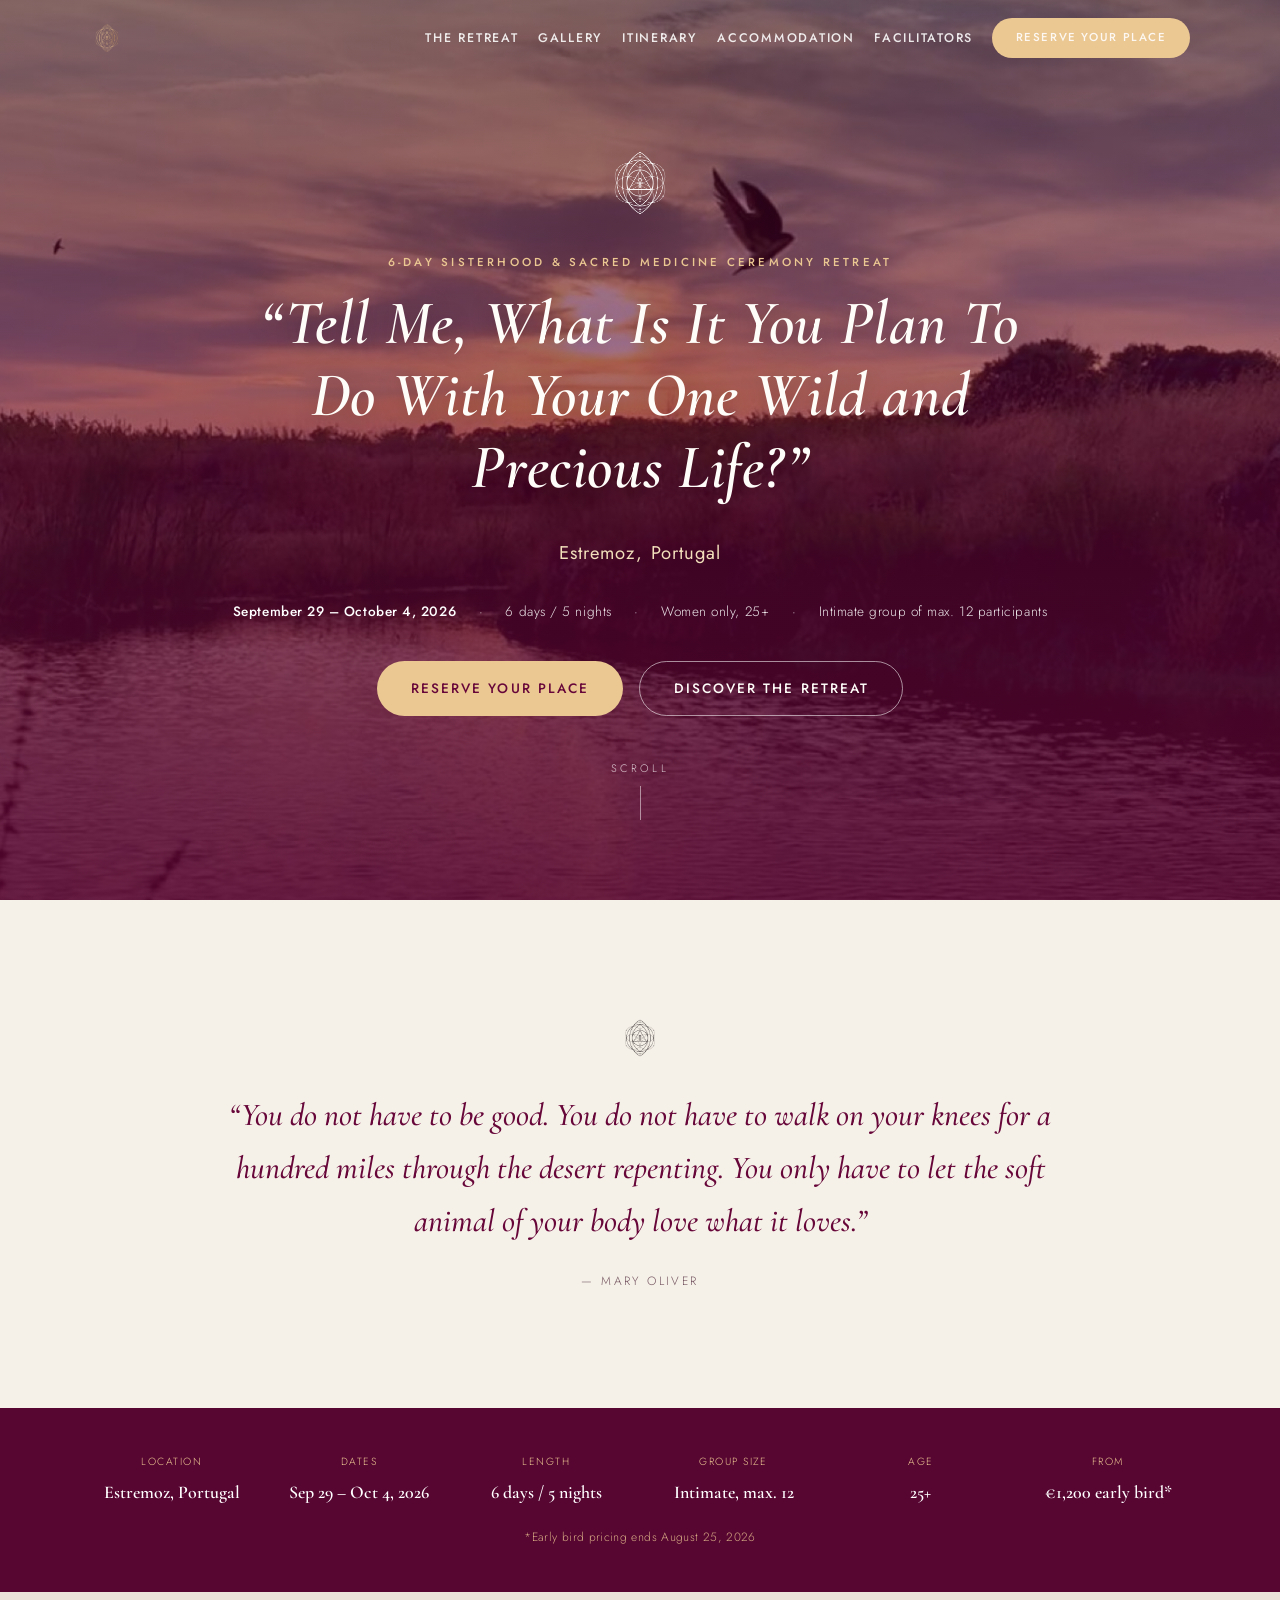
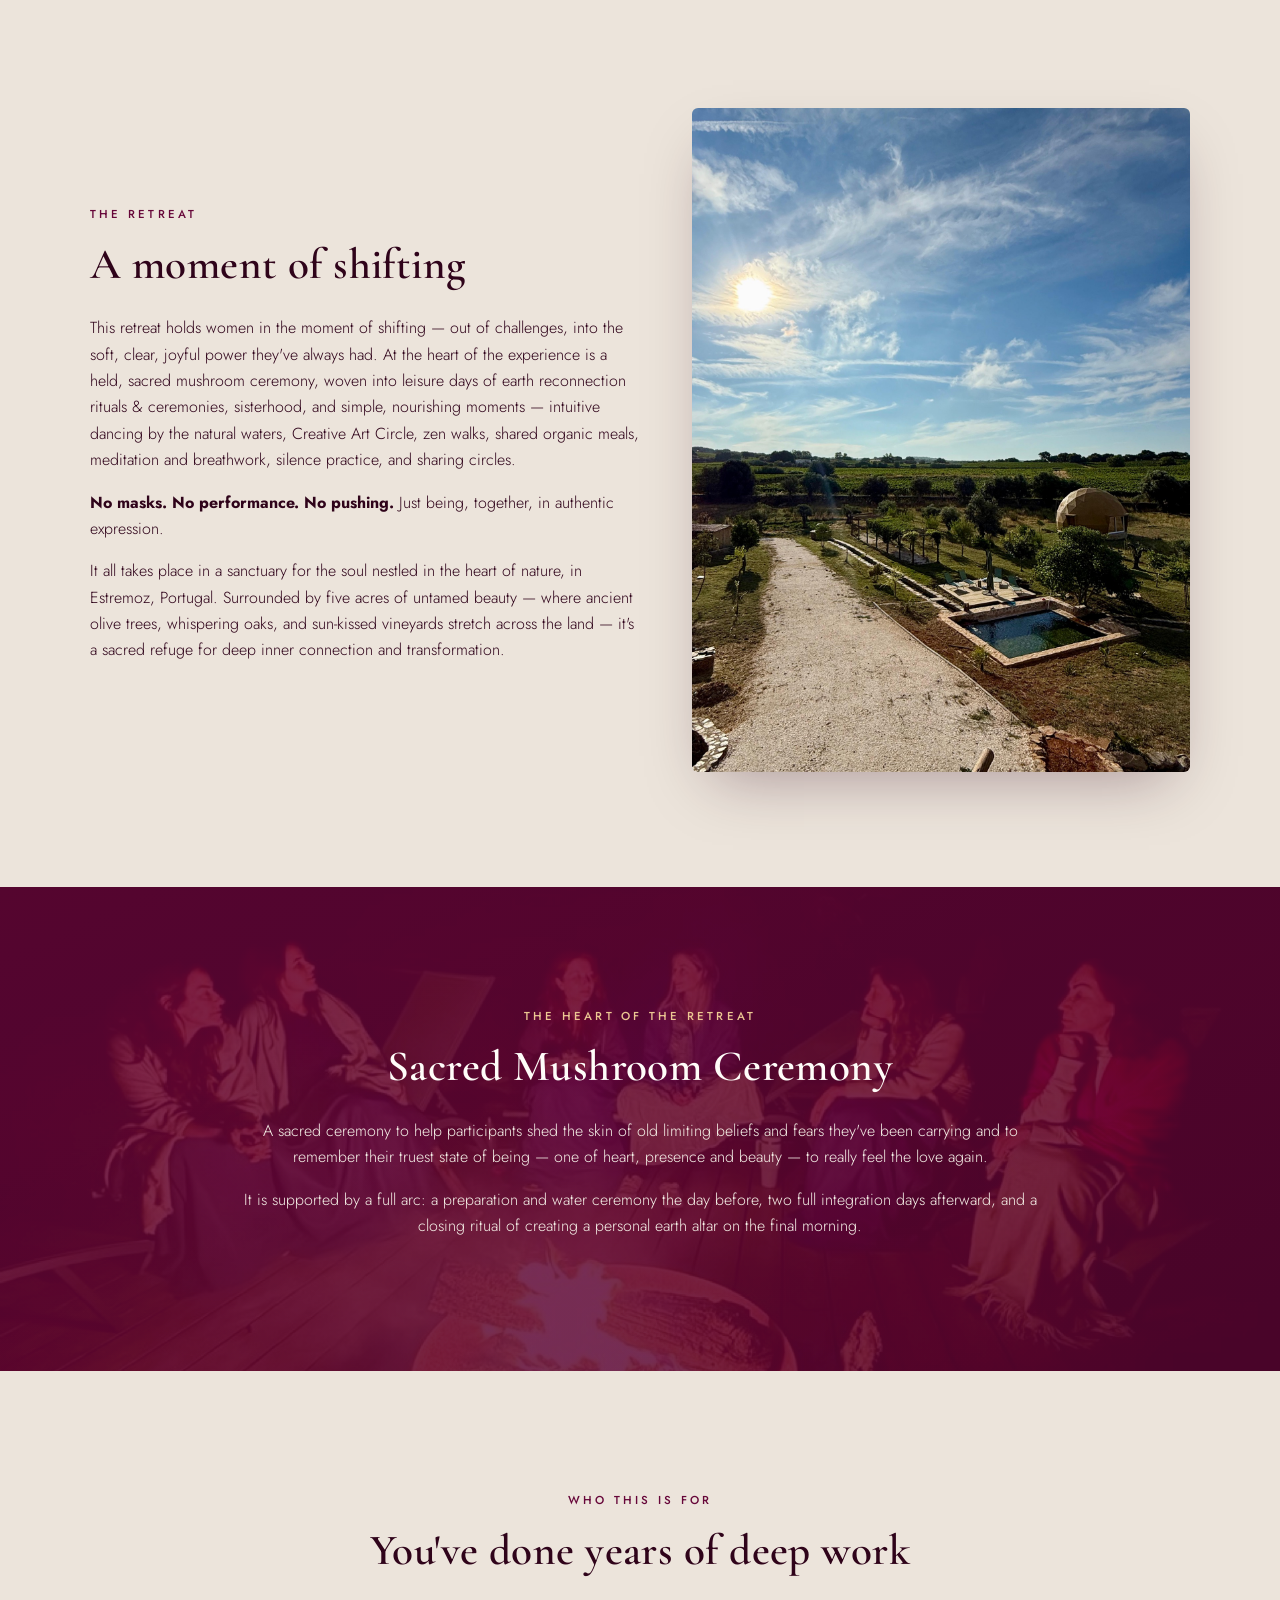
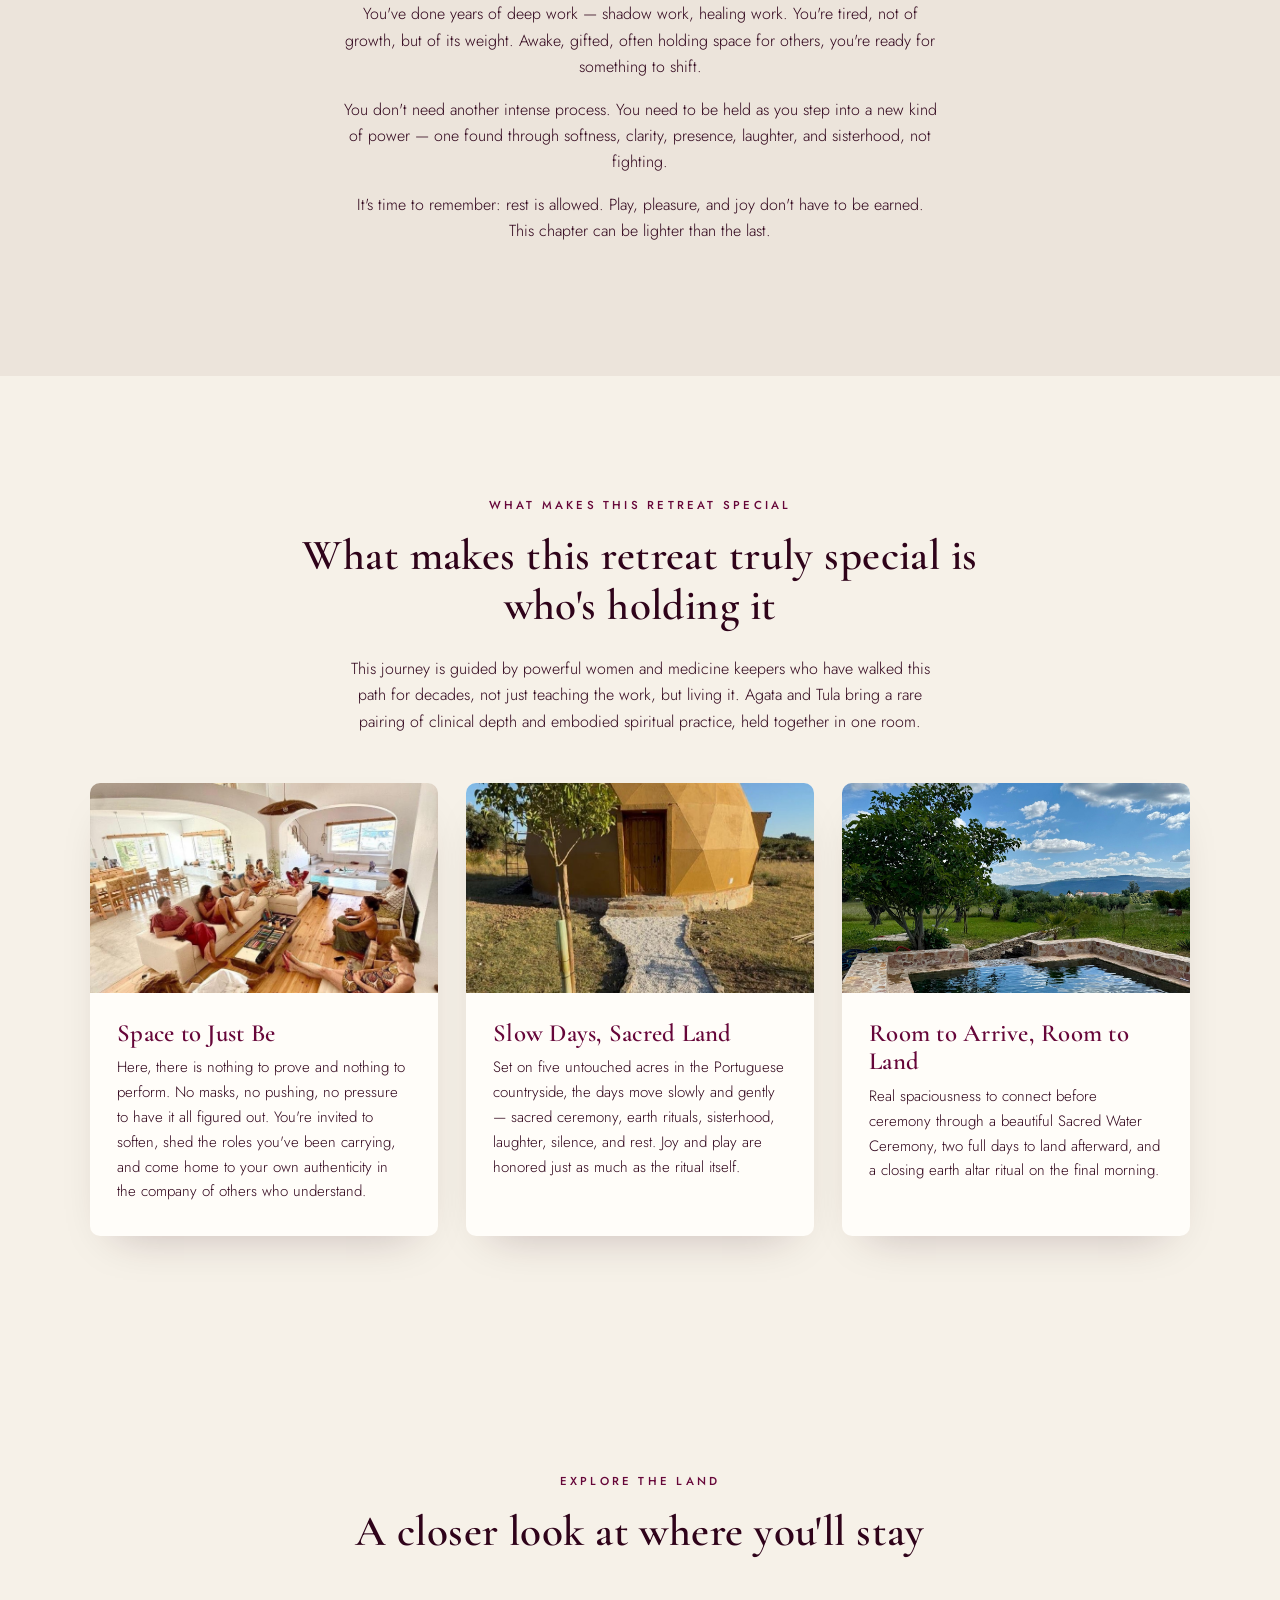
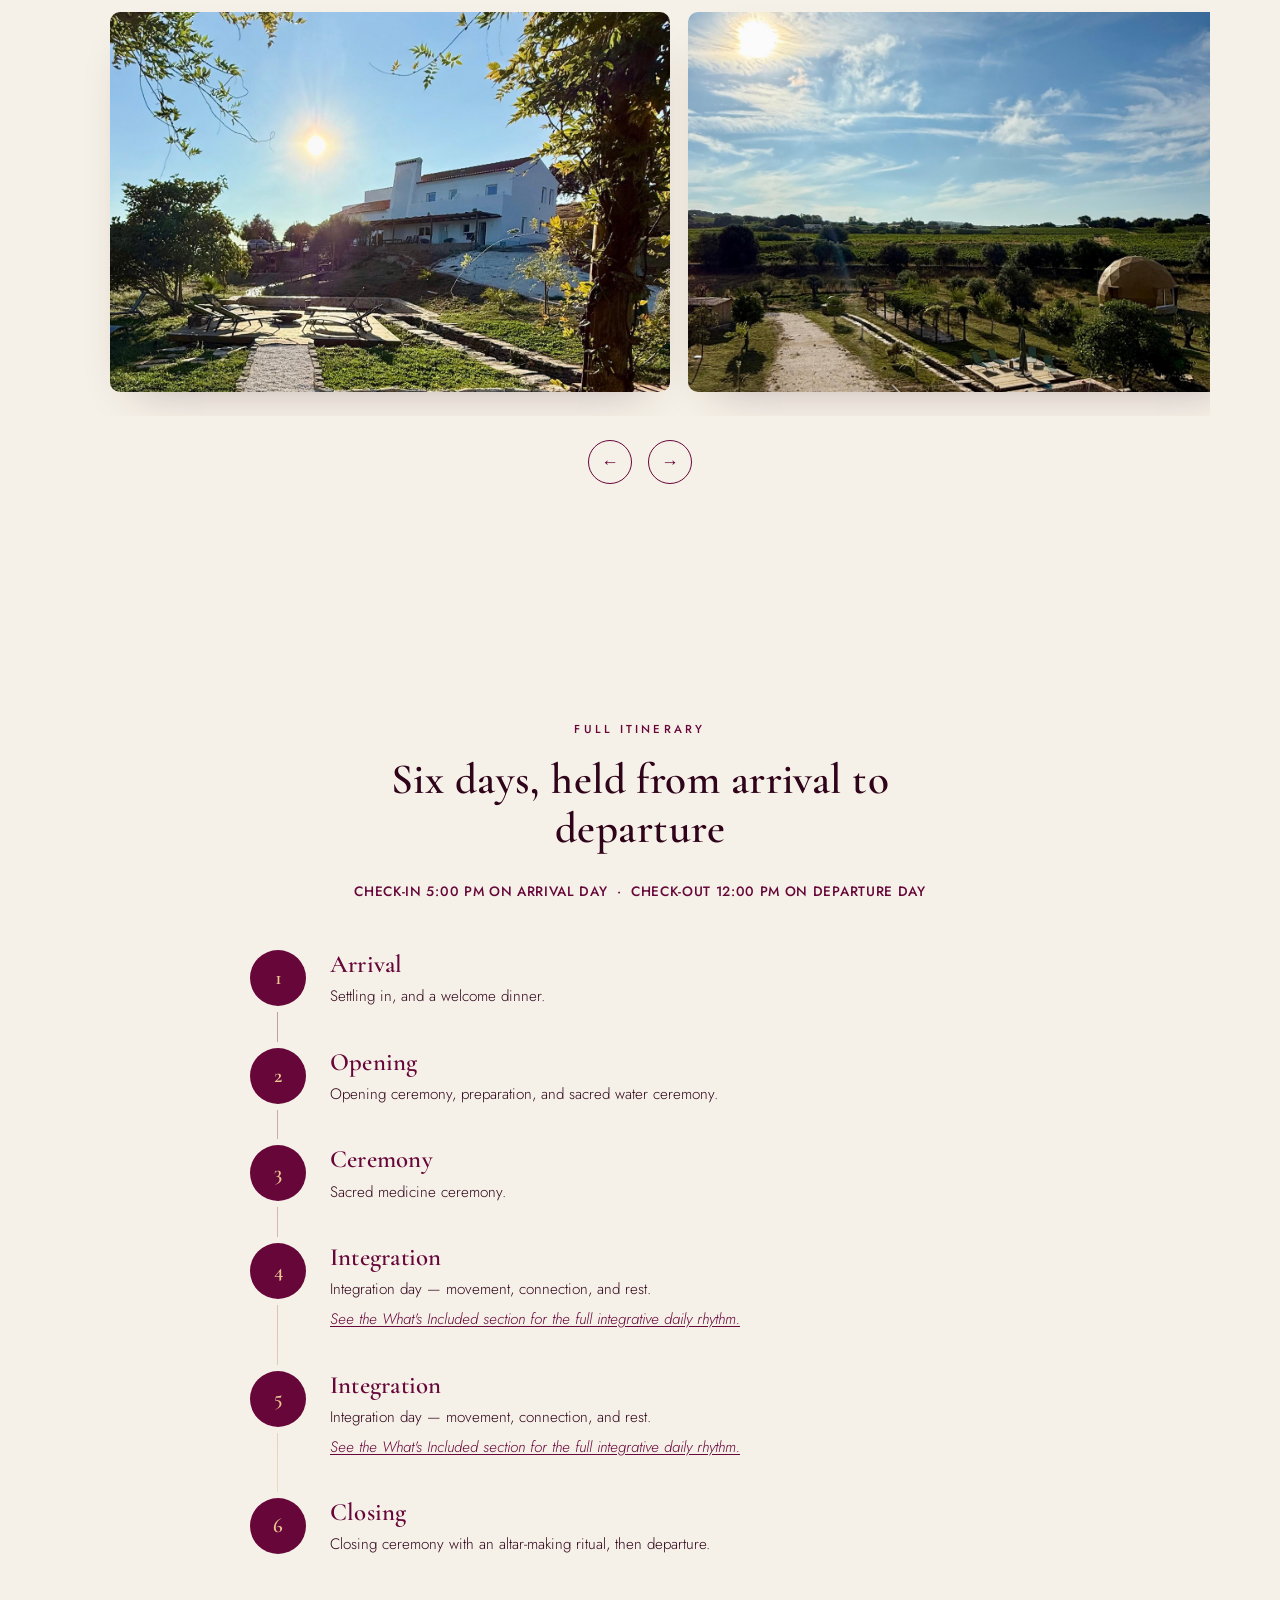
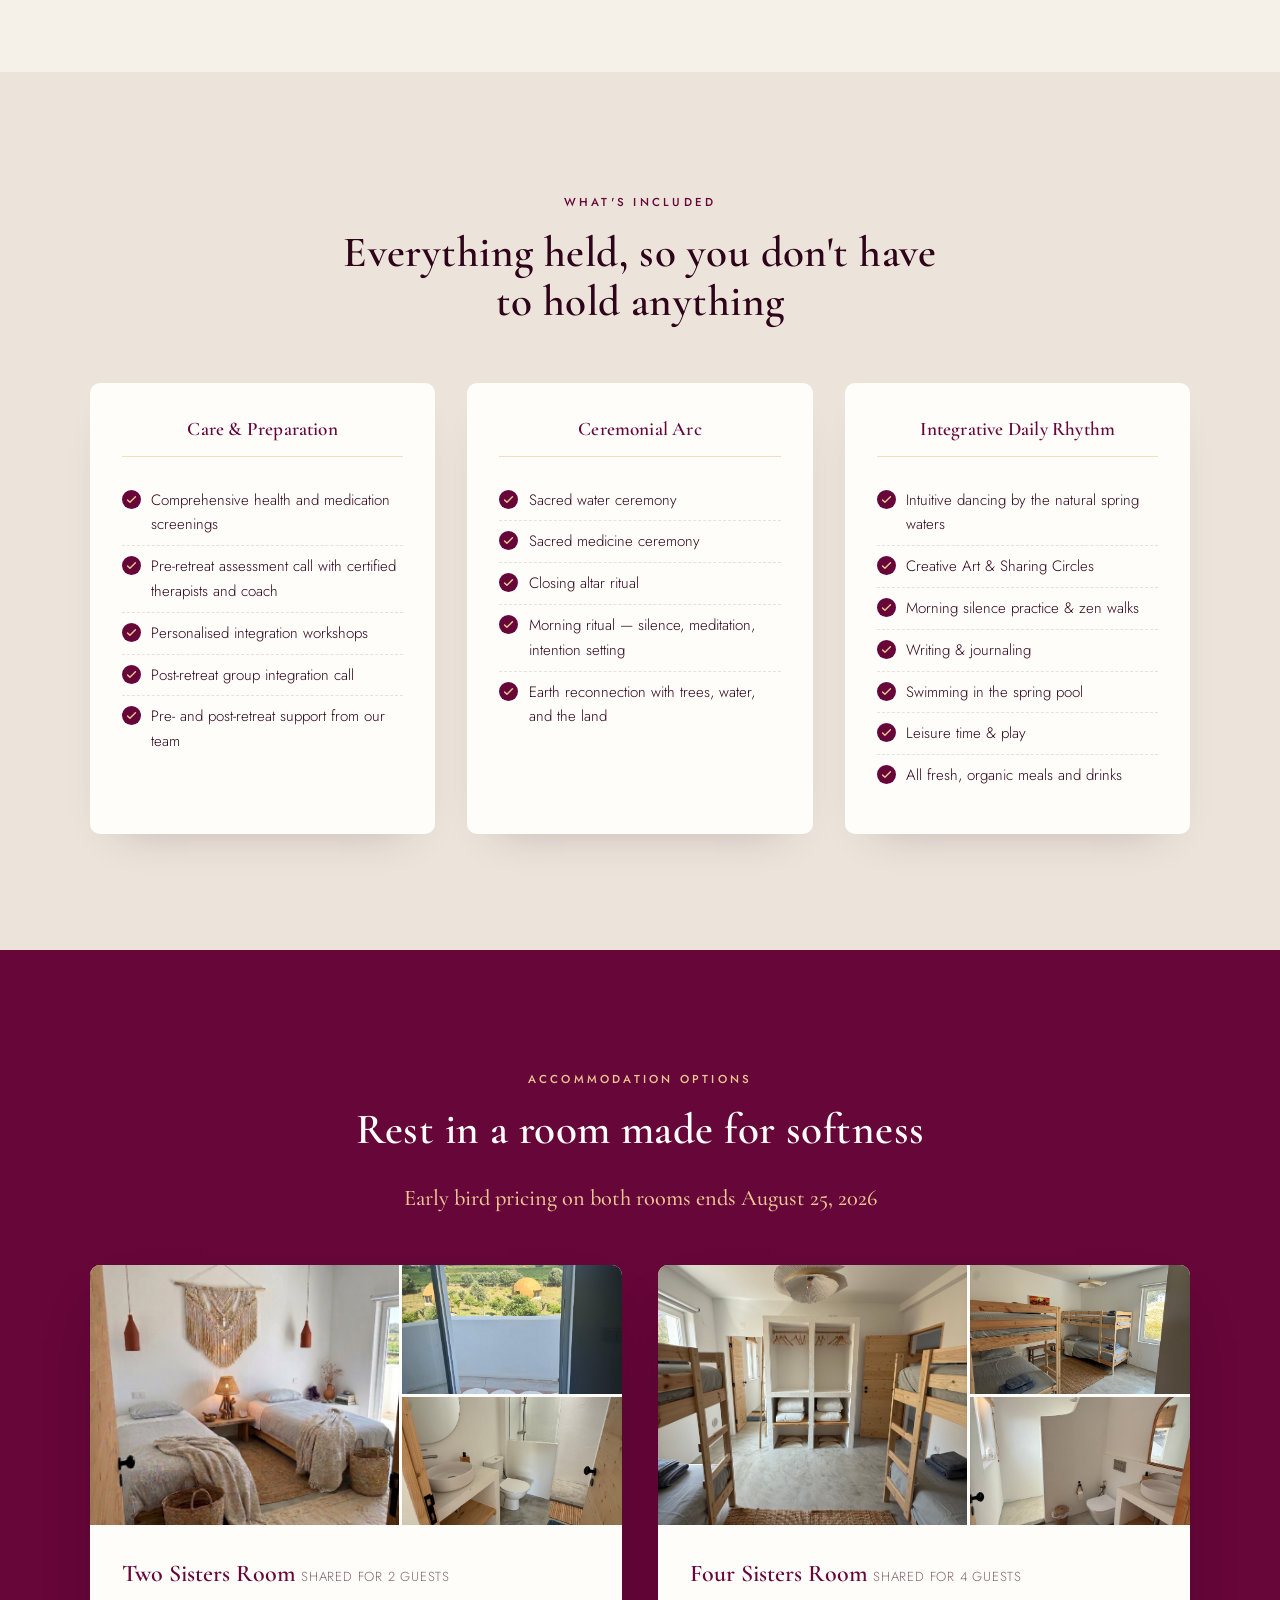
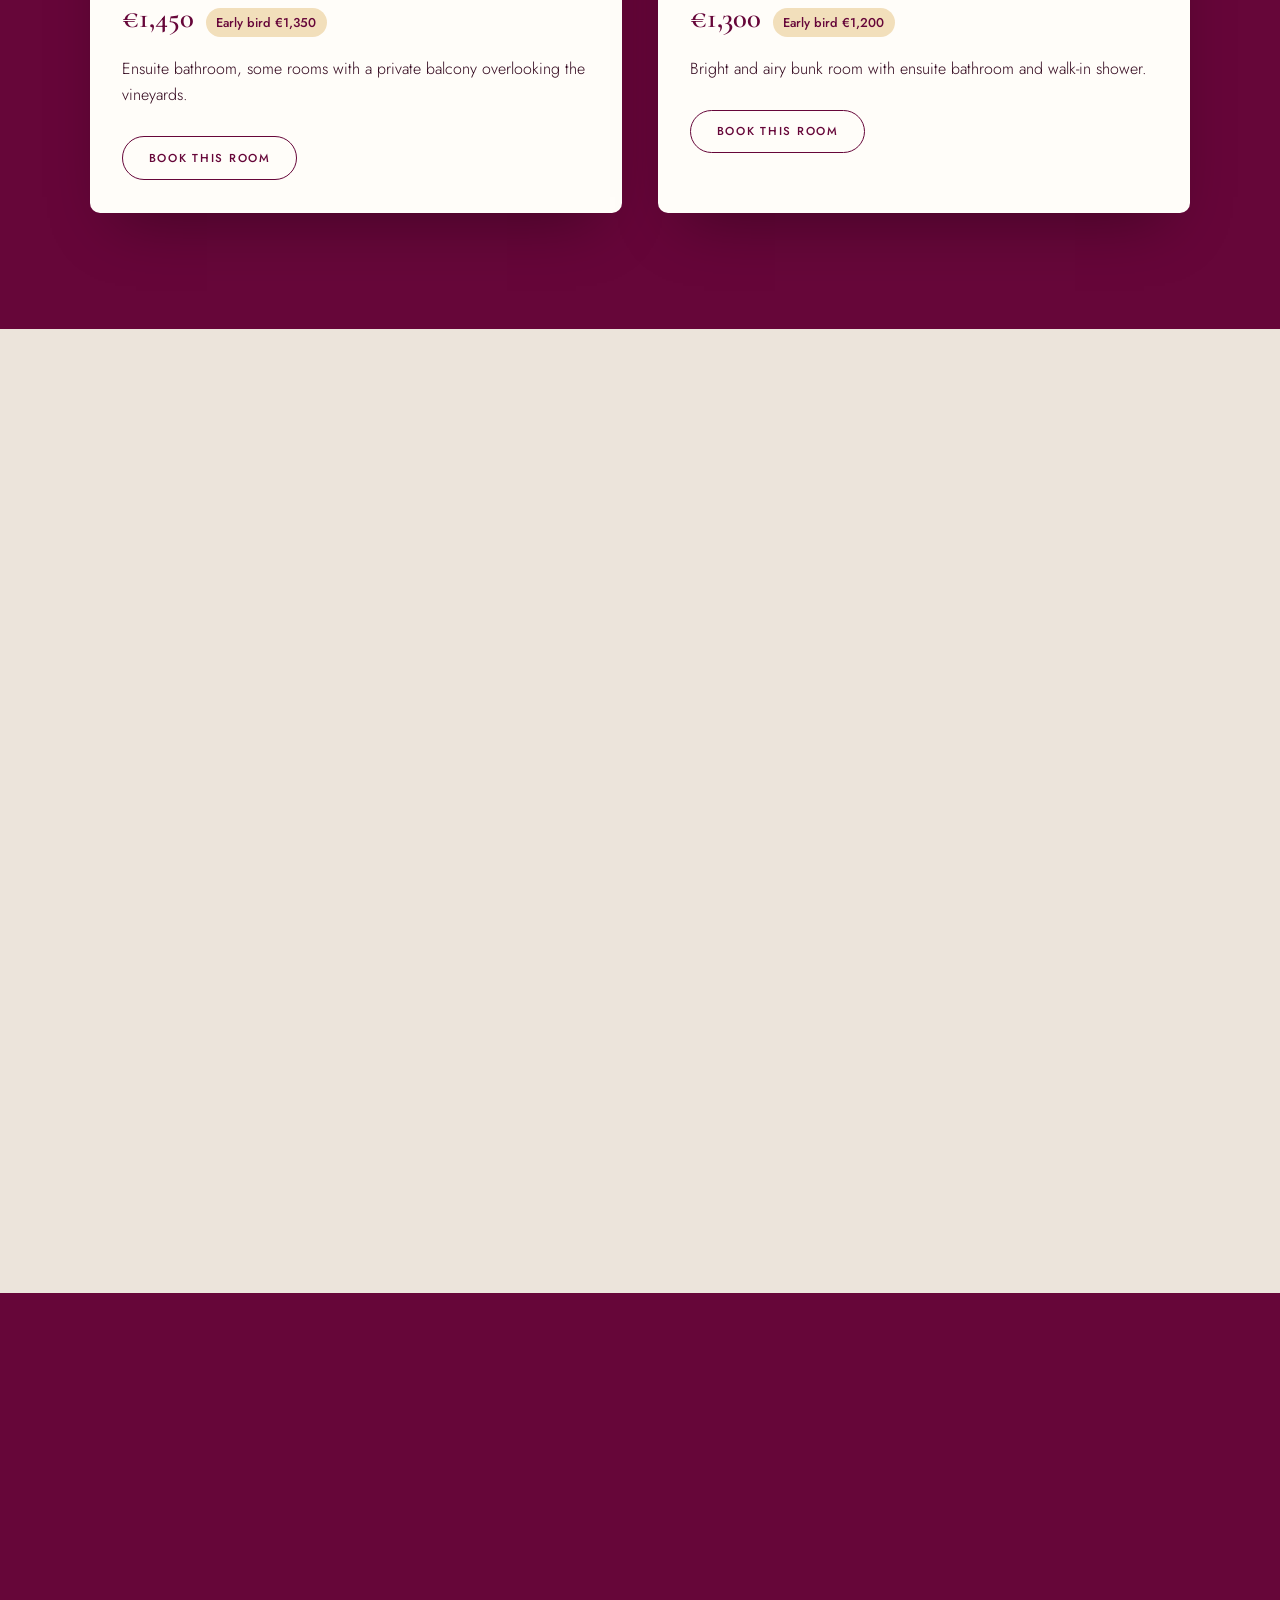
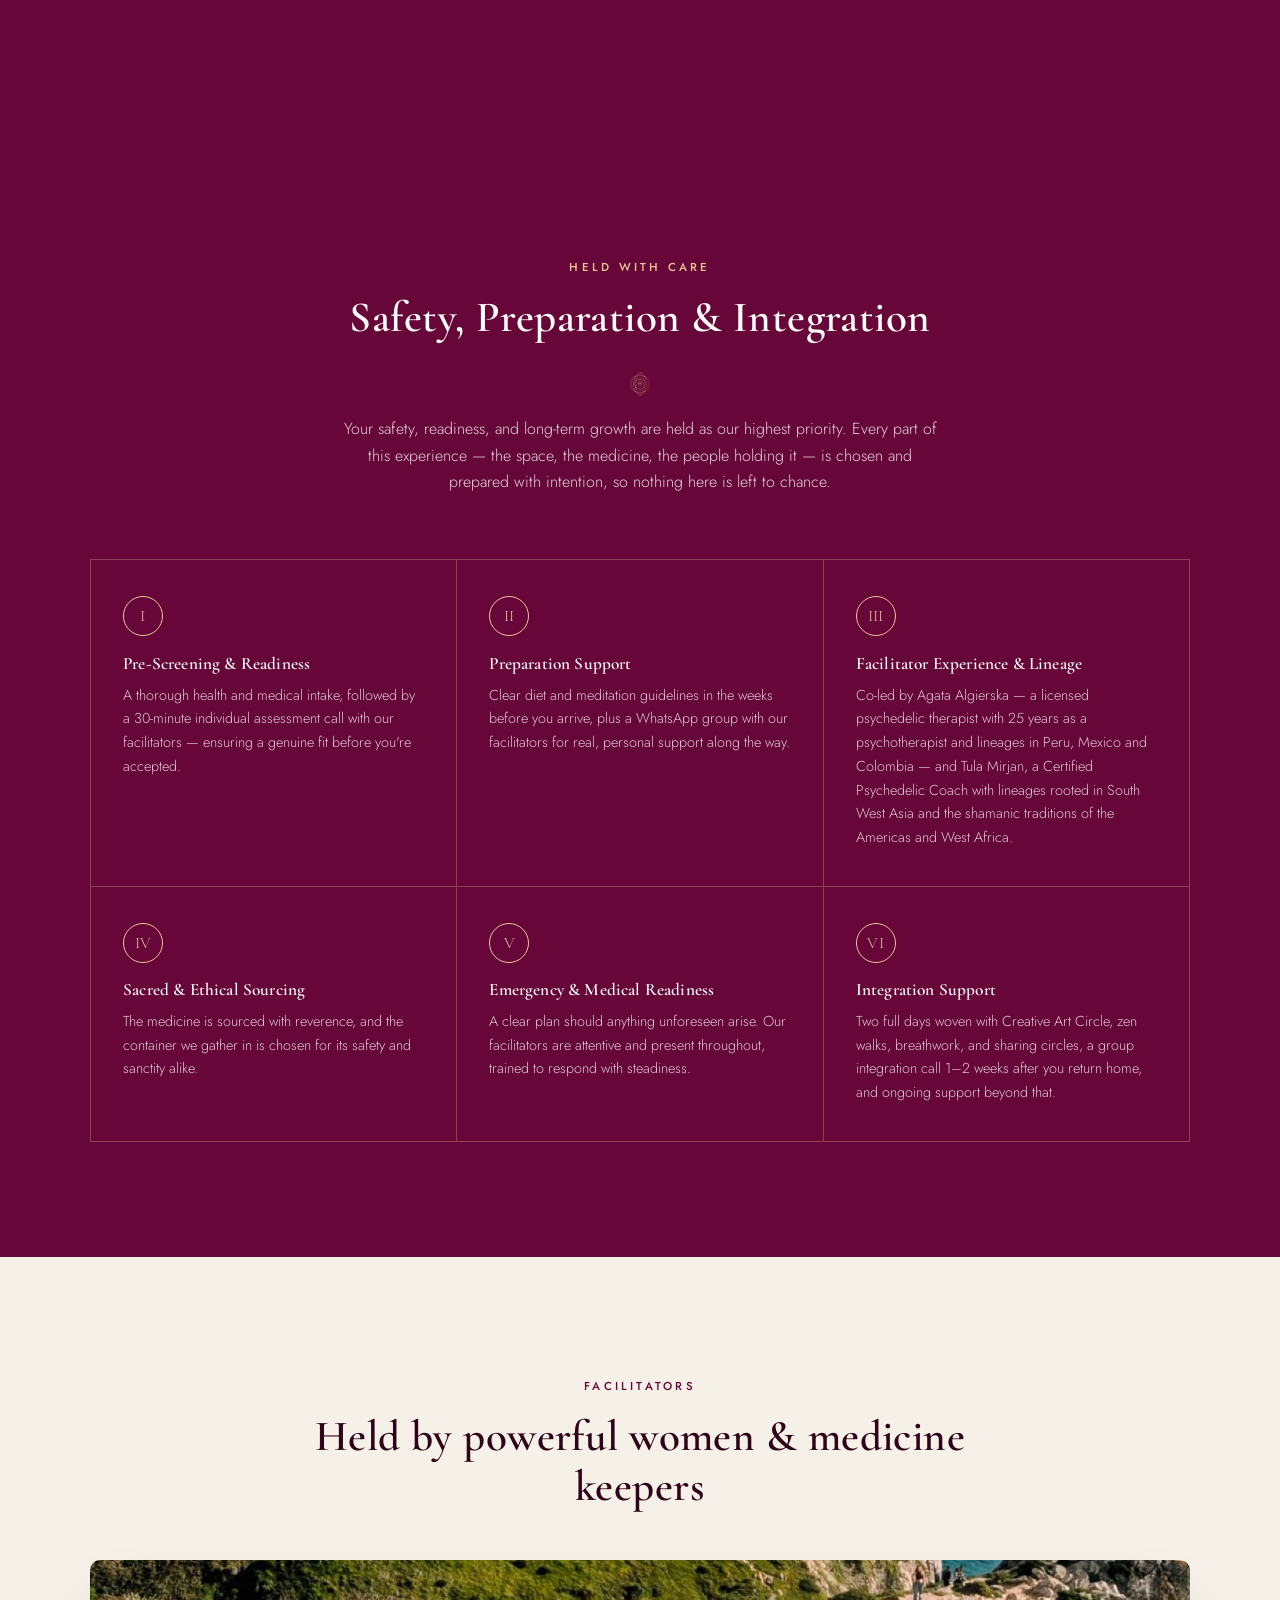
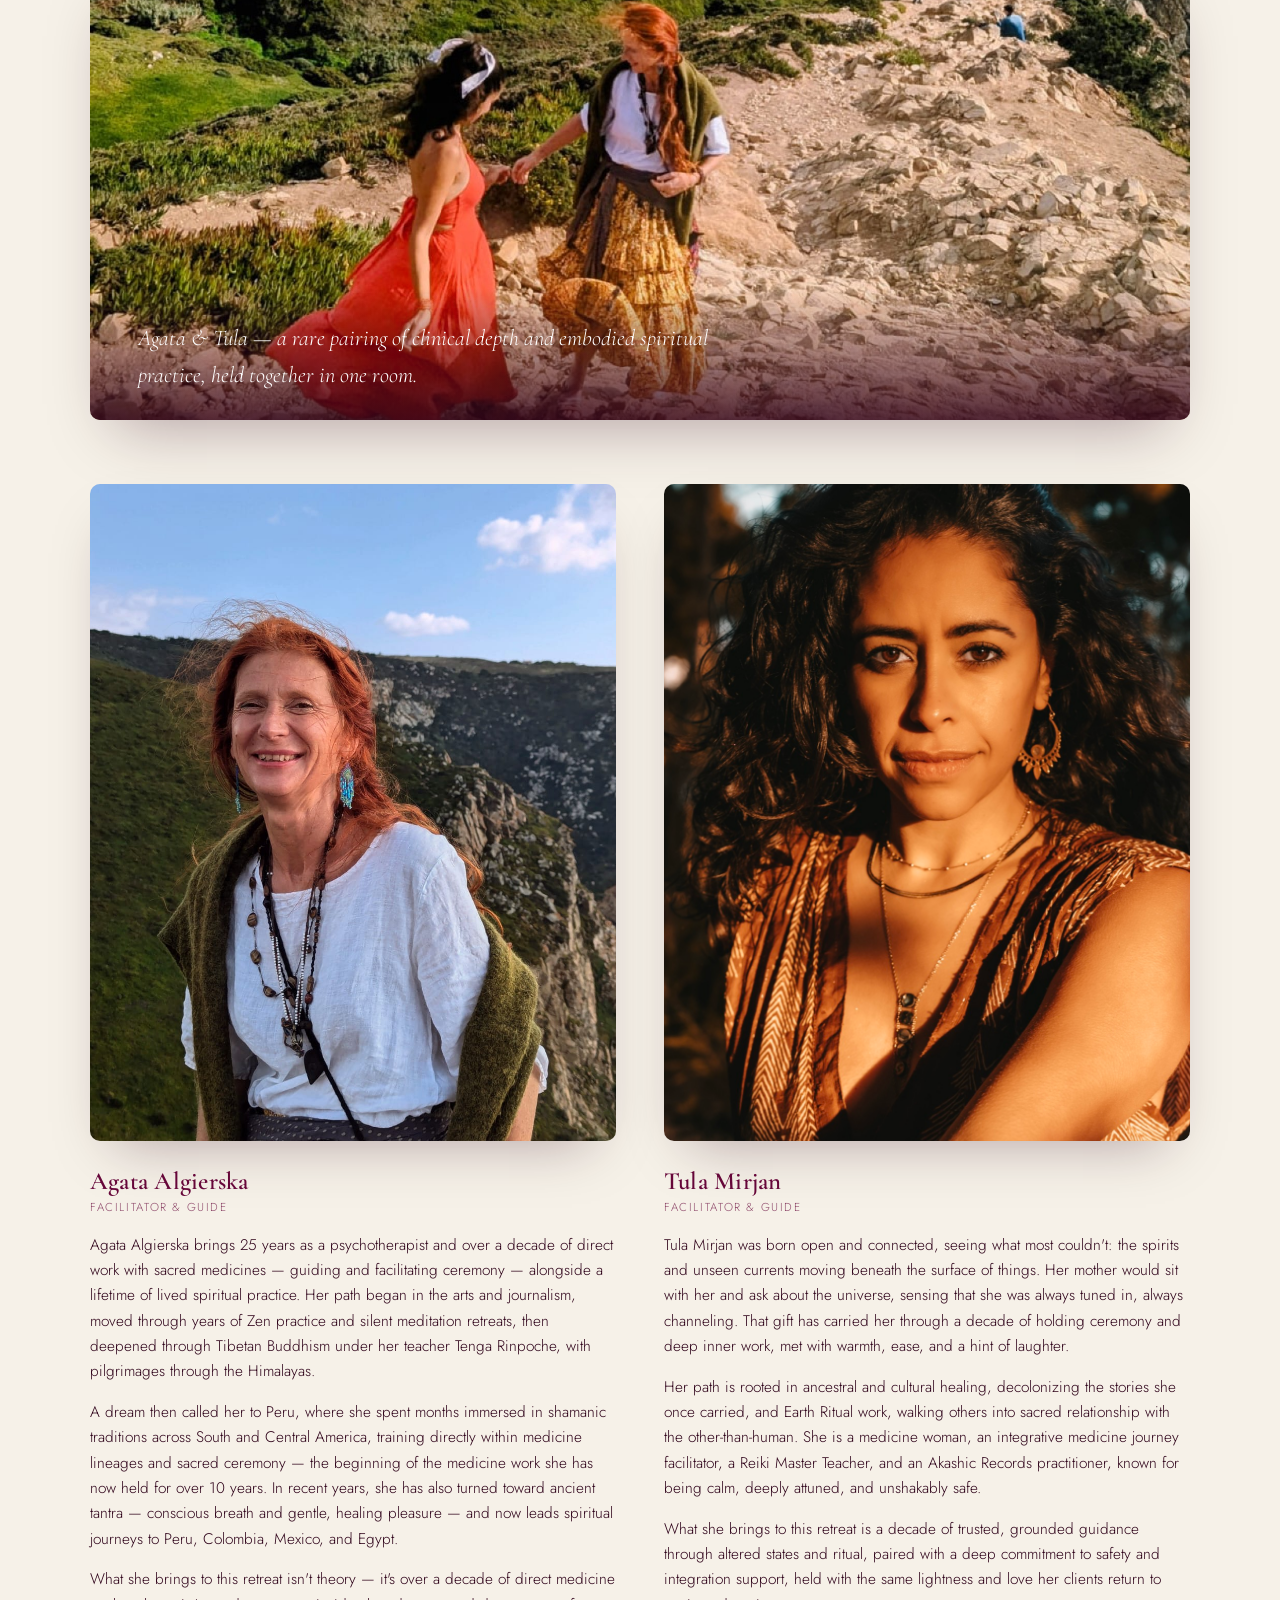
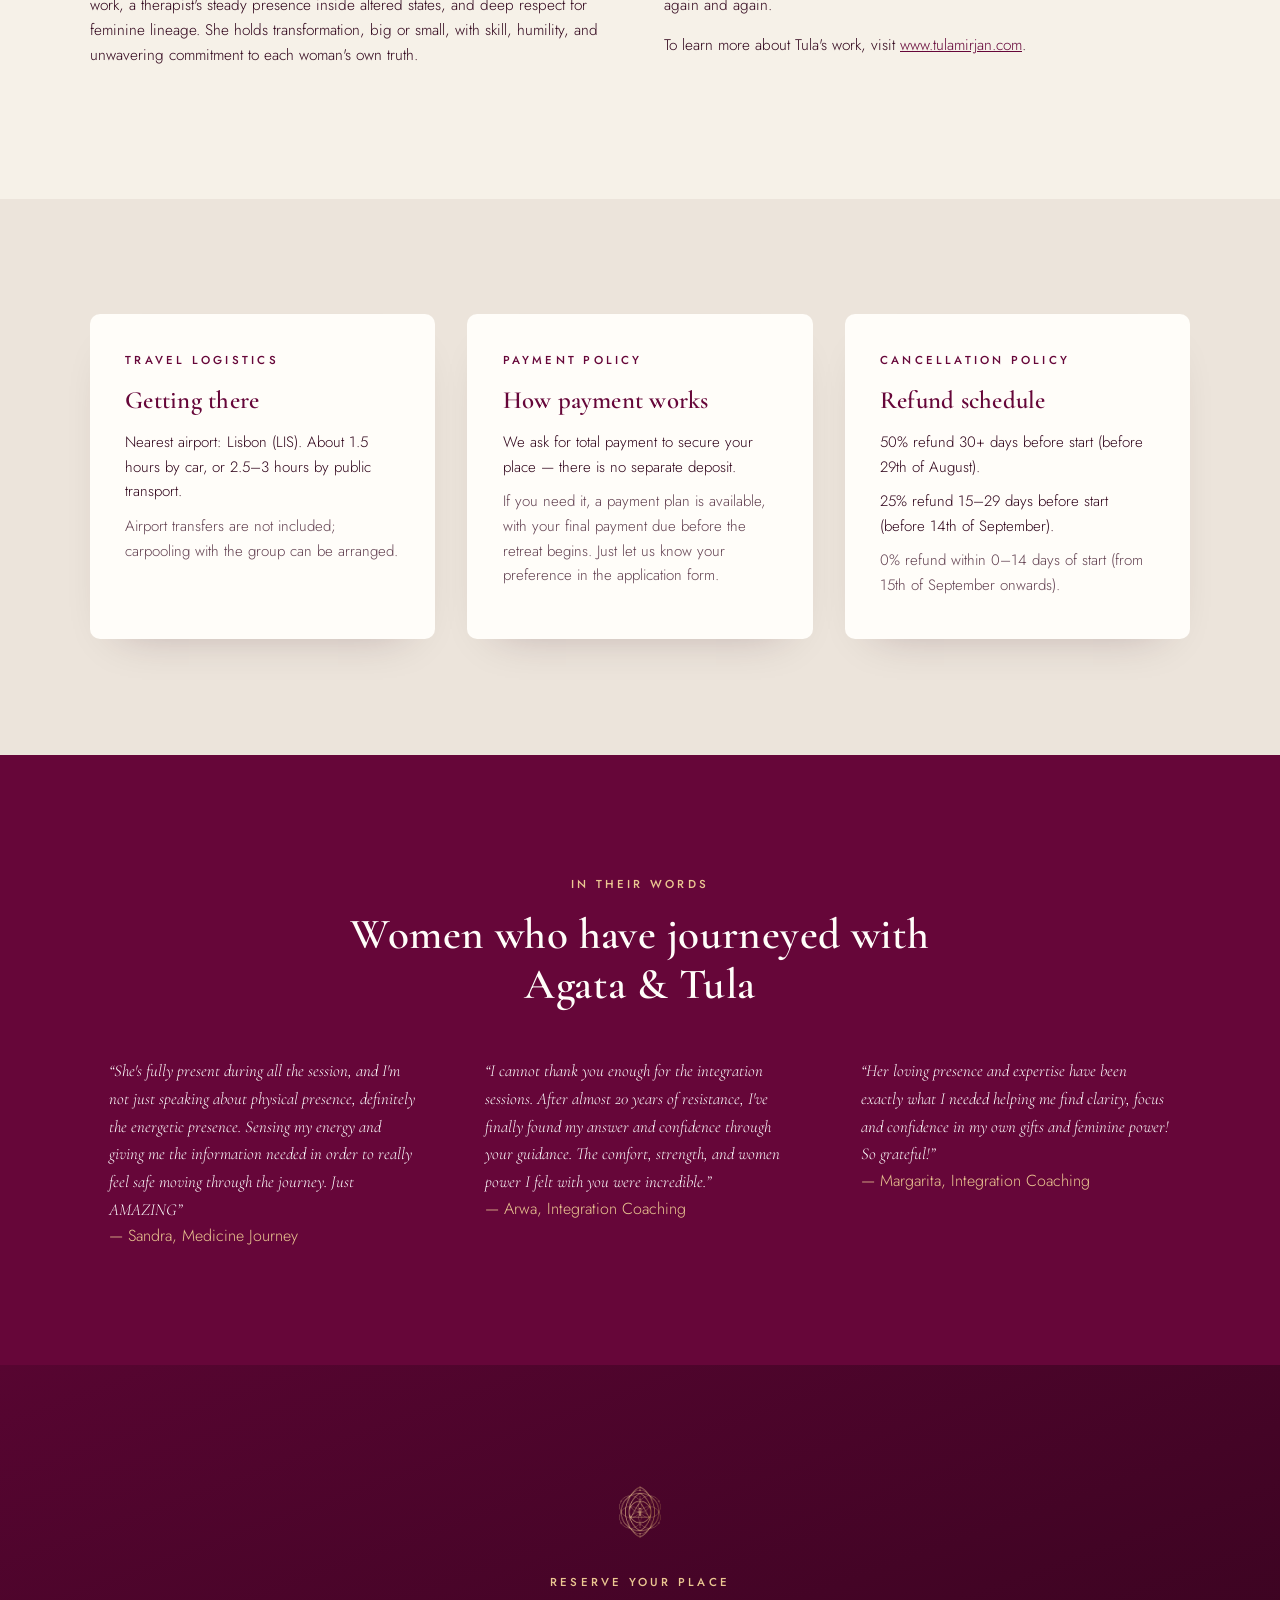
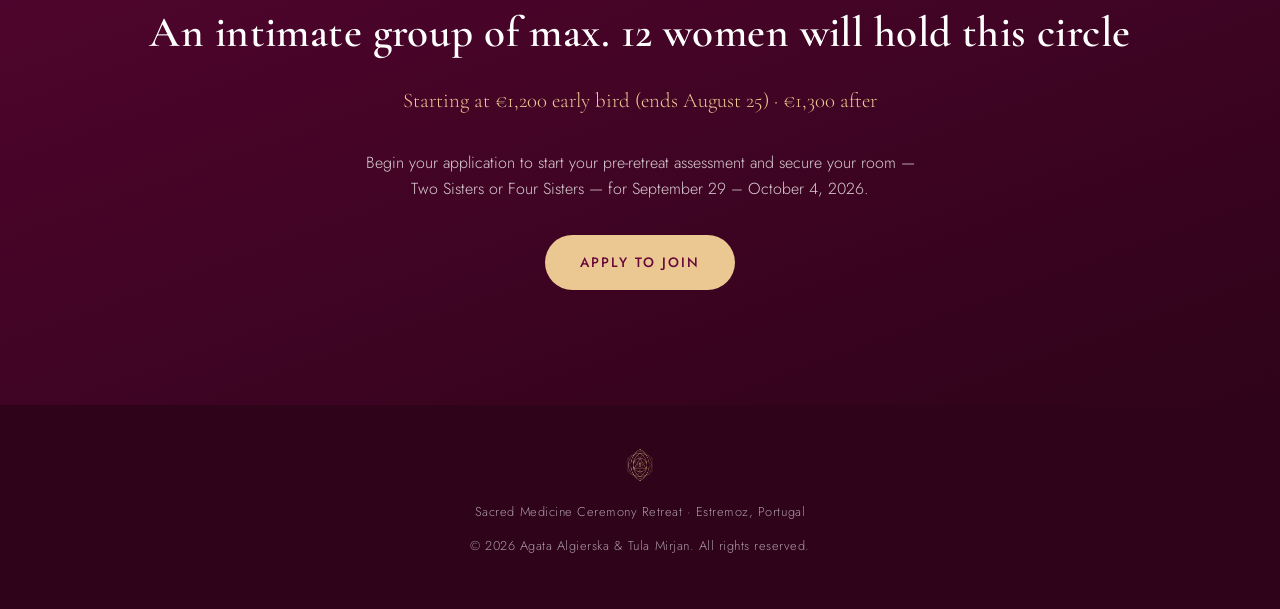
<file: index.html>
<!DOCTYPE html>
<html lang="en">
<script>document.documentElement.classList.add('js');</script>
<head>
<meta charset="UTF-8">
<meta name="viewport" content="width=device-width, initial-scale=1.0">
<title>Tell Me, What Is It You Plan To Do With Your One Wild and Precious Life? — Sacred Medicine Ceremony Retreat</title>
<meta name="description" content="A 6-day Sisterhood & Sacred Medicine Ceremony Retreat for women, September 29 – October 4, 2026 in Estremoz, Portugal. Guided by Agata Algierska & Tula Mirjan.">
<link rel="icon" href="assets/images/hero-main.jpg">
<link rel="preconnect" href="https://fonts.googleapis.com">
<link rel="preconnect" href="https://fonts.gstatic.com" crossorigin>
<link href="https://fonts.googleapis.com/css2?family=Cormorant+Garamond:ital,wght@0,400;0,500;0,600;0,700;1,500;1,600&family=Jost:wght@300;400;500;600&display=swap" rel="stylesheet">
<link rel="stylesheet" href="assets/css/style.css">
</head>
<body>

<nav id="site-nav">
  <div class="container">
    <a href="#hero" class="nav-logo">
      <img src="assets/images/logo-gold.png" alt="Retreat sacred geometry mark">
    </a>
    <button class="nav-toggle" aria-label="Toggle menu"><span></span><span></span><span></span></button>
    <ul class="nav-links">
      <li><a href="#about">The Retreat</a></li>
      <li><a href="#gallery">Gallery</a></li>
      <li><a href="#itinerary">Itinerary</a></li>
      <li><a href="#accommodation">Accommodation</a></li>
      <li><a href="#facilitators">Facilitators</a></li>
      <li><a href="apply.html" class="btn btn-gold">Reserve Your Place</a></li>
    </ul>
  </div>
</nav>

<!-- ============ HERO ============ -->
<header id="hero">
  <div class="bg" style="background-image:url('assets/images/hero-main.jpg');"></div>
  <div class="scrim"></div>
  <div class="content">
    <div class="logo-mark"><img src="assets/images/logo-white.png" alt="Sacred geometry mark"></div>
    <span class="eyebrow">6-Day Sisterhood &amp; Sacred Medicine Ceremony Retreat</span>
    <h1>&ldquo;Tell Me, What Is It You Plan To Do With Your One Wild and Precious Life?&rdquo;</h1>
    <p class="sub">Estremoz, Portugal</p>
    <div class="meta">
      <span><b>September 29 – October 4, 2026</b></span>
      <span>&middot;</span>
      <span>6 days / 5 nights</span>
      <span>&middot;</span>
      <span>Women only, 25+</span>
      <span>&middot;</span>
      <span>Intimate group of max. 12 participants</span>
    </div>
    <div class="cta-row">
      <a href="apply.html" class="btn btn-gold">Reserve Your Place</a>
      <a href="#about" class="btn btn-outline">Discover the Retreat</a>
    </div>
    <div class="scroll-cue"><span>Scroll</span><span class="line"></span></div>
  </div>
</header>

<!-- ============ QUOTE ============ -->
<section id="quote" class="section center">
  <div class="container">
    <div class="divider"><img src="assets/images/logo-black.png" alt=""></div>
    <blockquote>&ldquo;You do not have to be good. You do not have to walk on your knees for a hundred miles through the desert repenting. You only have to let the soft animal of your body love what it loves.&rdquo;</blockquote>
    <cite>— Mary Oliver</cite>
  </div>
</section>

<!-- ============ KEY DETAILS STRIP ============ -->
<section id="key-details">
  <div class="container">
    <div class="details-grid">
      <div class="item"><span class="label">Location</span><span class="value">Estremoz, Portugal</span></div>
      <div class="item"><span class="label">Dates</span><span class="value">Sep 29 – Oct 4, 2026</span></div>
      <div class="item"><span class="label">Length</span><span class="value">6 days / 5 nights</span></div>
      <div class="item"><span class="label">Group Size</span><span class="value">Intimate, max. 12</span></div>
      <div class="item"><span class="label">Age</span><span class="value">25+</span></div>
      <div class="item"><span class="label">From</span><span class="value">€1,200 early bird*</span></div>
    </div>
    <p style="text-align:center;font-size:0.75rem;letter-spacing:0.03em;color:var(--gold);opacity:0.85;margin:1.25rem 0 0;">*Early bird pricing ends August 25, 2026</p>
  </div>
</section>

<!-- ============ ABOUT / DESCRIPTION ============ -->
<section id="about" class="section">
  <div class="container">
    <div class="split reveal">
      <div class="text">
        <span class="eyebrow">The Retreat</span>
        <h2>A moment of shifting</h2>
        <p>This retreat holds women in the moment of shifting — out of challenges, into the soft, clear, joyful power they've always had. At the heart of the experience is a held, sacred mushroom ceremony, woven into leisure days of earth reconnection rituals &amp; ceremonies, sisterhood, and simple, nourishing moments — intuitive dancing by the natural waters, Creative Art Circle, zen walks, shared organic meals, meditation and breathwork, silence practice, and sharing circles.</p>
        <p><strong>No masks. No performance. No pushing.</strong> Just being, together, in authentic expression.</p>
        <p>It all takes place in a sanctuary for the soul nestled in the heart of nature, in Estremoz, Portugal. Surrounded by five acres of untamed beauty — where ancient olive trees, whispering oaks, and sun-kissed vineyards stretch across the land — it's a sacred refuge for deep inner connection and transformation.</p>
      </div>
      <div class="media">
        <img src="assets/images/landscape-aerial.jpg" alt="View over the pool, meditation dome and vineyards of the retreat land at sunrise">
      </div>
    </div>
  </div>
</section>

<!-- ============ HEART OF THE RETREAT ============ -->
<section id="ceremony" class="section on-wine">
  <div class="ceremony-bg" style="background-image:url('assets/images/fire-circle.jpg');"></div>
  <div class="container">
    <div class="panel reveal">
      <span class="eyebrow">The Heart of the Retreat</span>
      <h2>Sacred Mushroom Ceremony</h2>
      <p>A sacred ceremony to help participants shed the skin of old limiting beliefs and fears they've been carrying and to remember their truest state of being — one of heart, presence and beauty — to really feel the love again.</p>
      <p>It is supported by a full arc: a preparation and water ceremony the day before, two full integration days afterward, and a closing ritual of creating a personal earth altar on the final morning.</p>
    </div>
  </div>
</section>

<!-- ============ WHO THIS IS FOR ============ -->
<section id="who" class="section">
  <div class="container">
    <div class="frame reveal">
      <span class="eyebrow">Who This Is For</span>
      <h2>You've done years of deep work</h2>
      <p class="prose center">You've done years of deep work — shadow work, healing work. You're tired, not of growth, but of its weight. Awake, gifted, often holding space for others, you're ready for something to shift.</p>
      <p class="prose center">You don't need another intense process. You need to be held as you step into a new kind of power — one found through softness, clarity, presence, laughter, and sisterhood, not fighting.</p>
      <p class="prose center">It's time to remember: rest is allowed. Play, pleasure, and joy don't have to be earned. This chapter can be lighter than the last.</p>
    </div>
  </div>
</section>

<!-- ============ WHAT MAKES THIS RETREAT SPECIAL ============ -->
<section id="special" class="section" style="background:var(--cream-alt);">
  <div class="container">
    <div class="center reveal" style="max-width:720px;margin:0 auto;">
      <span class="eyebrow">What Makes This Retreat Special</span>
      <h2>What makes this retreat truly special is who's holding it</h2>
      <p class="prose center">This journey is guided by powerful women and medicine keepers who have walked this path for decades, not just teaching the work, but living it. Agata and Tula bring a rare pairing of clinical depth and embodied spiritual practice, held together in one room.</p>
    </div>
    <div class="cards3 reveal">
      <div class="card">
        <div class="thumb"><img src="assets/images/living-room-circle.jpg" alt="Women resting together in the light-filled living room"></div>
        <div class="body">
          <h3>Space to Just Be</h3>
          <p>Here, there is nothing to prove and nothing to perform. No masks, no pushing, no pressure to have it all figured out. You're invited to soften, shed the roles you've been carrying, and come home to your own authenticity in the company of others who understand.</p>
        </div>
      </div>
      <div class="card">
        <div class="thumb"><img src="assets/images/dome-exterior.jpg" alt="Sacred ceremony dome nestled among olive trees in the Portuguese countryside"></div>
        <div class="body">
          <h3>Slow Days, Sacred Land</h3>
          <p>Set on five untouched acres in the Portuguese countryside, the days move slowly and gently — sacred ceremony, earth rituals, sisterhood, laughter, silence, and rest. Joy and play are honored just as much as the ritual itself.</p>
        </div>
      </div>
      <div class="card">
        <div class="thumb"><img src="assets/images/pool.jpg" alt="Natural spring pool overlooking the vineyards"></div>
        <div class="body">
          <h3>Room to Arrive, Room to Land</h3>
          <p>Real spaciousness to connect before ceremony through a beautiful Sacred Water Ceremony, two full days to land afterward, and a closing earth altar ritual on the final morning.</p>
        </div>
      </div>
    </div>
  </div>
</section>

<!-- ============ PHOTO CAROUSEL ============ -->
<section id="gallery" class="section">
  <div class="container">
    <div class="center reveal" style="max-width:640px;margin:0 auto;">
      <span class="eyebrow">Explore the Land</span>
      <h2>A closer look at where you'll stay</h2>
    </div>
    <div class="carousel reveal">
      <div class="carousel-track" id="carousel-track">
        <div class="slide"><img src="assets/images/carousel/c03-house.jpg" alt="The main house at sunset"></div>
        <div class="slide"><img src="assets/images/carousel/c04-landscape.jpg" alt="Aerial view of the pool, dome and vineyards"></div>
        <div class="slide"><img src="assets/images/carousel/c01-dome-exterior.jpg" alt="Sacred ceremony dome exterior"></div>
        <div class="slide"><img src="assets/images/carousel/c09-circle-dome.jpg" alt="Sharing circle inside the dome"></div>
        <div class="slide"><img src="assets/images/carousel/c08-pool.jpg" alt="Natural spring pool"></div>
        <div class="slide"><img src="assets/images/carousel/c06-waterfall.jpg" alt="Stone waterfall and pond at sunset"></div>
        <div class="slide"><img src="assets/images/carousel/c11-living-room.jpg" alt="Women gathered in the light-filled living room"></div>
        <div class="slide"><img src="assets/images/carousel/c05-library.jpg" alt="Reading nook and library"></div>
        <div class="slide"><img src="assets/images/carousel/c02-dinner.jpg" alt="Communal dinner table set outdoors"></div>
        <div class="slide"><img src="assets/images/carousel/c10-fire.jpg" alt="Evening fire circle"></div>
        <div class="slide"><img src="assets/images/carousel/c18-altar.jpg" alt="Flower earth altar at the base of a tree"></div>
        <div class="slide"><img src="assets/images/carousel/c07-main.jpg" alt="Bird in flight over the water at sunset"></div>
        <div class="slide"><img src="assets/images/carousel/c12-four-sisters-1.jpg" alt="Four Sisters Room bunk beds"></div>
        <div class="slide"><img src="assets/images/carousel/c13-four-sisters-2.jpg" alt="Four Sisters Room closet and rest area"></div>
        <div class="slide"><img src="assets/images/carousel/c14-four-sisters-bath.jpg" alt="Four Sisters Room ensuite bathroom"></div>
        <div class="slide"><img src="assets/images/carousel/c15-two-sisters-1.jpg" alt="Two Sisters Room bedroom"></div>
        <div class="slide"><img src="assets/images/carousel/c16-two-sisters-2.jpg" alt="Two Sisters Room closet area"></div>
        <div class="slide"><img src="assets/images/carousel/c17-two-sisters-balcony.jpg" alt="Private balcony view over the domes and vineyards"></div>
        <div class="slide"><img src="assets/images/carousel/c20-altar.jpg" alt="Sacred ceremony altar prepared with fruit, flowers, and stones"></div>
      </div>
      <div class="carousel-nav">
        <button type="button" id="carousel-prev" aria-label="Previous photo">&larr;</button>
        <button type="button" id="carousel-next" aria-label="Next photo">&rarr;</button>
      </div>
    </div>
  </div>
</section>

<!-- ============ ITINERARY ============ -->
<section id="itinerary" class="section">
  <div class="container">
    <div class="center reveal" style="max-width:640px;margin:0 auto 1rem;">
      <span class="eyebrow">Full Itinerary</span>
      <h2>Six days, held from arrival to departure</h2>
    </div>
    <p class="tl-checkinout reveal">Check-in 5:00 PM on arrival day &nbsp;·&nbsp; Check-out 12:00 PM on departure day</p>
    <div class="timeline reveal">
      <div class="tl-item">
        <div class="tl-num">1</div>
        <div class="tl-body"><h3>Arrival</h3><p>Settling in, and a welcome dinner.</p></div>
      </div>
      <div class="tl-item">
        <div class="tl-num">2</div>
        <div class="tl-body"><h3>Opening</h3><p>Opening ceremony, preparation, and sacred water ceremony.</p></div>
      </div>
      <div class="tl-item">
        <div class="tl-num">3</div>
        <div class="tl-body"><h3>Ceremony</h3><p>Sacred medicine ceremony.</p></div>
      </div>
      <div class="tl-item">
        <div class="tl-num">4</div>
        <div class="tl-body"><h3>Integration</h3><p>Integration day — movement, connection, and rest. <a href="#included" class="tl-link">See the What's Included section for the full integrative daily rhythm.</a></p></div>
      </div>
      <div class="tl-item">
        <div class="tl-num">5</div>
        <div class="tl-body"><h3>Integration</h3><p>Integration day — movement, connection, and rest. <a href="#included" class="tl-link">See the What's Included section for the full integrative daily rhythm.</a></p></div>
      </div>
      <div class="tl-item">
        <div class="tl-num">6</div>
        <div class="tl-body"><h3>Closing</h3><p>Closing ceremony with an altar-making ritual, then departure.</p></div>
      </div>
    </div>
  </div>
</section>

<!-- ============ WHAT'S INCLUDED ============ -->
<section id="included" class="section">
  <div class="container">
    <div class="center reveal" style="max-width:640px;margin:0 auto;">
      <span class="eyebrow">What's Included</span>
      <h2>Everything held, so you don't have to hold anything</h2>
    </div>
    <div class="included-grid reveal">
      <div class="included-col">
        <h3>Care &amp; Preparation</h3>
        <ul class="included-list">
          <li><svg viewBox="0 0 24 24" fill="none" xmlns="http://www.w3.org/2000/svg"><circle cx="12" cy="12" r="12"/><path d="M7 12.5l3 3 7-7" stroke-width="1.8" stroke-linecap="round" stroke-linejoin="round"/></svg><span>Comprehensive health and medication screenings</span></li>
          <li><svg viewBox="0 0 24 24" fill="none" xmlns="http://www.w3.org/2000/svg"><circle cx="12" cy="12" r="12"/><path d="M7 12.5l3 3 7-7" stroke-width="1.8" stroke-linecap="round" stroke-linejoin="round"/></svg><span>Pre-retreat assessment call with certified therapists and coach</span></li>
          <li><svg viewBox="0 0 24 24" fill="none" xmlns="http://www.w3.org/2000/svg"><circle cx="12" cy="12" r="12"/><path d="M7 12.5l3 3 7-7" stroke-width="1.8" stroke-linecap="round" stroke-linejoin="round"/></svg><span>Personalised integration workshops</span></li>
          <li><svg viewBox="0 0 24 24" fill="none" xmlns="http://www.w3.org/2000/svg"><circle cx="12" cy="12" r="12"/><path d="M7 12.5l3 3 7-7" stroke-width="1.8" stroke-linecap="round" stroke-linejoin="round"/></svg><span>Post-retreat group integration call</span></li>
          <li><svg viewBox="0 0 24 24" fill="none" xmlns="http://www.w3.org/2000/svg"><circle cx="12" cy="12" r="12"/><path d="M7 12.5l3 3 7-7" stroke-width="1.8" stroke-linecap="round" stroke-linejoin="round"/></svg><span>Pre- and post-retreat support from our team</span></li>
        </ul>
      </div>
      <div class="included-col">
        <h3>Ceremonial Arc</h3>
        <ul class="included-list">
          <li><svg viewBox="0 0 24 24" fill="none" xmlns="http://www.w3.org/2000/svg"><circle cx="12" cy="12" r="12"/><path d="M7 12.5l3 3 7-7" stroke-width="1.8" stroke-linecap="round" stroke-linejoin="round"/></svg><span>Sacred water ceremony</span></li>
          <li><svg viewBox="0 0 24 24" fill="none" xmlns="http://www.w3.org/2000/svg"><circle cx="12" cy="12" r="12"/><path d="M7 12.5l3 3 7-7" stroke-width="1.8" stroke-linecap="round" stroke-linejoin="round"/></svg><span>Sacred medicine ceremony</span></li>
          <li><svg viewBox="0 0 24 24" fill="none" xmlns="http://www.w3.org/2000/svg"><circle cx="12" cy="12" r="12"/><path d="M7 12.5l3 3 7-7" stroke-width="1.8" stroke-linecap="round" stroke-linejoin="round"/></svg><span>Closing altar ritual</span></li>
          <li><svg viewBox="0 0 24 24" fill="none" xmlns="http://www.w3.org/2000/svg"><circle cx="12" cy="12" r="12"/><path d="M7 12.5l3 3 7-7" stroke-width="1.8" stroke-linecap="round" stroke-linejoin="round"/></svg><span>Morning ritual — silence, meditation, intention setting</span></li>
          <li><svg viewBox="0 0 24 24" fill="none" xmlns="http://www.w3.org/2000/svg"><circle cx="12" cy="12" r="12"/><path d="M7 12.5l3 3 7-7" stroke-width="1.8" stroke-linecap="round" stroke-linejoin="round"/></svg><span>Earth reconnection with trees, water, and the land</span></li>
        </ul>
      </div>
      <div class="included-col">
        <h3>Integrative Daily Rhythm</h3>
        <ul class="included-list">
          <li><svg viewBox="0 0 24 24" fill="none" xmlns="http://www.w3.org/2000/svg"><circle cx="12" cy="12" r="12"/><path d="M7 12.5l3 3 7-7" stroke-width="1.8" stroke-linecap="round" stroke-linejoin="round"/></svg><span>Intuitive dancing by the natural spring waters</span></li>
          <li><svg viewBox="0 0 24 24" fill="none" xmlns="http://www.w3.org/2000/svg"><circle cx="12" cy="12" r="12"/><path d="M7 12.5l3 3 7-7" stroke-width="1.8" stroke-linecap="round" stroke-linejoin="round"/></svg><span>Creative Art &amp; Sharing Circles</span></li>
          <li><svg viewBox="0 0 24 24" fill="none" xmlns="http://www.w3.org/2000/svg"><circle cx="12" cy="12" r="12"/><path d="M7 12.5l3 3 7-7" stroke-width="1.8" stroke-linecap="round" stroke-linejoin="round"/></svg><span>Morning silence practice &amp; zen walks</span></li>
          <li><svg viewBox="0 0 24 24" fill="none" xmlns="http://www.w3.org/2000/svg"><circle cx="12" cy="12" r="12"/><path d="M7 12.5l3 3 7-7" stroke-width="1.8" stroke-linecap="round" stroke-linejoin="round"/></svg><span>Writing &amp; journaling</span></li>
          <li><svg viewBox="0 0 24 24" fill="none" xmlns="http://www.w3.org/2000/svg"><circle cx="12" cy="12" r="12"/><path d="M7 12.5l3 3 7-7" stroke-width="1.8" stroke-linecap="round" stroke-linejoin="round"/></svg><span>Swimming in the spring pool</span></li>
          <li><svg viewBox="0 0 24 24" fill="none" xmlns="http://www.w3.org/2000/svg"><circle cx="12" cy="12" r="12"/><path d="M7 12.5l3 3 7-7" stroke-width="1.8" stroke-linecap="round" stroke-linejoin="round"/></svg><span>Leisure time &amp; play</span></li>
          <li><svg viewBox="0 0 24 24" fill="none" xmlns="http://www.w3.org/2000/svg"><circle cx="12" cy="12" r="12"/><path d="M7 12.5l3 3 7-7" stroke-width="1.8" stroke-linecap="round" stroke-linejoin="round"/></svg><span>All fresh, organic meals and drinks</span></li>
        </ul>
      </div>
    </div>
  </div>
</section>

<!-- ============ ACCOMMODATION ============ -->
<section id="accommodation" class="section on-wine">
  <div class="container">
    <div class="center reveal" style="max-width:640px;margin:0 auto;">
      <span class="eyebrow">Accommodation Options</span>
      <h2>Rest in a room made for softness</h2>
      <p class="lede" style="margin-top:1rem;">Early bird pricing on both rooms ends August 25, 2026</p>
    </div>
    <div class="stay-grid reveal">
      <div class="stay-card">
        <div class="stay-gallery">
          <a href="assets/images/two-sisters-1.jpg" target="_blank"><img src="assets/images/two-sisters-1.jpg" alt="Two Sisters Room bedroom"></a>
          <a href="assets/images/two-sisters-3.jpg" target="_blank"><img src="assets/images/two-sisters-3.jpg" alt="Private balcony view from the Two Sisters Room"></a>
          <a href="assets/images/two-sisters-2.jpg" target="_blank"><img src="assets/images/two-sisters-2.jpg" alt="Second view of the Two Sisters Room"></a>
        </div>
        <div class="stay-body">
          <span class="room-name">Two Sisters Room</span>
          <span class="room-for">Shared for 2 guests</span>
          <div class="price-row">
            <span class="price">€1,450</span>
            <span class="early">Early bird €1,350</span>
          </div>
          <p>Ensuite bathroom, some rooms with a private balcony overlooking the vineyards.</p>
          <a href="apply.html" class="btn btn-outline-dark">Book This Room</a>
        </div>
      </div>
      <div class="stay-card">
        <div class="stay-gallery">
          <a href="assets/images/four-sisters-1.jpg" target="_blank"><img src="assets/images/four-sisters-1.jpg" alt="Four Sisters bunk room"></a>
          <a href="assets/images/four-sisters-2.jpg" target="_blank"><img src="assets/images/four-sisters-2.jpg" alt="Second view of the Four Sisters bunk room"></a>
          <a href="assets/images/four-sisters-bathroom.jpg" target="_blank"><img src="assets/images/four-sisters-bathroom.jpg" alt="Ensuite bathroom of the Four Sisters Room"></a>
        </div>
        <div class="stay-body">
          <span class="room-name">Four Sisters Room</span>
          <span class="room-for">Shared for 4 guests</span>
          <div class="price-row">
            <span class="price">€1,300</span>
            <span class="early">Early bird €1,200</span>
          </div>
          <p>Bright and airy bunk room with ensuite bathroom and walk-in shower.</p>
          <a href="apply.html" class="btn btn-outline-dark">Book This Room</a>
        </div>
      </div>
    </div>
  </div>
</section>

<!-- ============ FOOD ============ -->
<section id="food" class="section">
  <div class="container">
    <div class="split reverse reveal">
      <div class="media">
        <img src="assets/images/dinner-table.jpg" alt="Communal organic Mediterranean-inspired dinner table">
      </div>
      <div class="text">
        <span class="eyebrow">Nourishment</span>
        <h2>Shared, organic, Mediterranean</h2>
        <p>Meals are Mediterranean-inspired, organic, and built around fresh, local produce shared communally at the table. Breakfast, lunch, dinner, and snacks are provided.</p>
        <p>Dietary needs accommodated:</p>
        <div class="tag-row">
          <span class="tag">Dairy-free</span>
          <span class="tag">Diabetic-friendly</span>
          <span class="tag">Egg-free</span>
          <span class="tag">Gluten-free</span>
          <span class="tag">Nut-allergy-friendly</span>
          <span class="tag">Sugar-conscious</span>
          <span class="tag">Vegan</span>
          <span class="tag">Vegetarian</span>
        </div>
      </div>
    </div>
  </div>
</section>

<!-- ============ SAFETY, PREPARATION & INTEGRATION ============ -->
<section id="safety" class="section on-wine safety-section">
  <div class="safety-photo-band reveal">
    <img src="assets/images/dome-circle.jpg" alt="Women held in a circle inside the ceremony dome, wrapped in blankets">
    <div class="safety-photo-caption">
      <p>Held in circle, from the very first night</p>
    </div>
  </div>
  <div class="container">
    <div class="center reveal" style="max-width:680px;margin:0 auto;">
      <span class="eyebrow">Held With Care</span>
      <h2>Safety, Preparation &amp; Integration</h2>
      <div class="divider small"><img src="assets/images/logo-gold.png" alt=""></div>
      <p class="prose center" style="color:rgba(255,255,255,0.82);">Your safety, readiness, and long-term growth are held as our highest priority. Every part of this experience — the space, the medicine, the people holding it — is chosen and prepared with intention, so nothing here is left to chance.</p>
    </div>

    <div class="safety-wheel reveal">
      <div class="safety-item">
        <span class="safety-num">I</span>
        <h3>Pre-Screening &amp; Readiness</h3>
        <p>A thorough health and medical intake, followed by a 30-minute individual assessment call with our facilitators — ensuring a genuine fit before you're accepted.</p>
      </div>
      <div class="safety-item">
        <span class="safety-num">II</span>
        <h3>Preparation Support</h3>
        <p>Clear diet and meditation guidelines in the weeks before you arrive, plus a WhatsApp group with our facilitators for real, personal support along the way.</p>
      </div>
      <div class="safety-item">
        <span class="safety-num">III</span>
        <h3>Facilitator Experience &amp; Lineage</h3>
        <p>Co-led by Agata Algierska — a licensed psychedelic therapist with 25 years as a psychotherapist and lineages in Peru, Mexico and Colombia — and Tula Mirjan, a Certified Psychedelic Coach with lineages rooted in South West Asia and the shamanic traditions of the Americas and West Africa.</p>
      </div>
      <div class="safety-item">
        <span class="safety-num">IV</span>
        <h3>Sacred &amp; Ethical Sourcing</h3>
        <p>The medicine is sourced with reverence, and the container we gather in is chosen for its safety and sanctity alike.</p>
      </div>
      <div class="safety-item">
        <span class="safety-num">V</span>
        <h3>Emergency &amp; Medical Readiness</h3>
        <p>A clear plan should anything unforeseen arise. Our facilitators are attentive and present throughout, trained to respond with steadiness.</p>
      </div>
      <div class="safety-item">
        <span class="safety-num">VI</span>
        <h3>Integration Support</h3>
        <p>Two full days woven with Creative Art Circle, zen walks, breathwork, and sharing circles, a group integration call 1–2 weeks after you return home, and ongoing support beyond that.</p>
      </div>
    </div>
  </div>
</section>

<!-- ============ FACILITATORS ============ -->
<section id="facilitators" class="section">
  <div class="container">
    <div class="center reveal" style="max-width:680px;margin:0 auto 3rem;">
      <span class="eyebrow">Facilitators</span>
      <h2>Held by powerful women &amp; medicine keepers</h2>
    </div>

    <div class="together-banner reveal">
      <img src="assets/images/facilitators-together.jpg" alt="Agata Algierska and Tula Mirjan walking hand in hand along the Portuguese coastline">
      <div class="caption">
        <p>Agata &amp; Tula — a rare pairing of clinical depth and embodied spiritual practice, held together in one room.</p>
      </div>
    </div>

    <div class="facil-grid">
      <div class="facil-card reveal">
        <div class="facil-photo"><img src="assets/images/agata.jpg" alt="Agata Algierska, Facilitator & Guide" style="transform:scale(1.18);object-position:center 30%;"></div>
        <h3>Agata Algierska</h3>
        <span class="role">Facilitator &amp; Guide</span>
        <p>Agata Algierska brings 25 years as a psychotherapist and over a decade of direct work with sacred medicines — guiding and facilitating ceremony — alongside a lifetime of lived spiritual practice. Her path began in the arts and journalism, moved through years of Zen practice and silent meditation retreats, then deepened through Tibetan Buddhism under her teacher Tenga Rinpoche, with pilgrimages through the Himalayas.</p>
        <p>A dream then called her to Peru, where she spent months immersed in shamanic traditions across South and Central America, training directly within medicine lineages and sacred ceremony — the beginning of the medicine work she has now held for over 10 years. In recent years, she has also turned toward ancient tantra — conscious breath and gentle, healing pleasure — and now leads spiritual journeys to Peru, Colombia, Mexico, and Egypt.</p>
        <p>What she brings to this retreat isn't theory — it's over a decade of direct medicine work, a therapist's steady presence inside altered states, and deep respect for feminine lineage. She holds transformation, big or small, with skill, humility, and unwavering commitment to each woman's own truth.</p>
      </div>
      <div class="facil-card reveal">
        <div class="facil-photo"><img src="assets/images/tula.jpg" alt="Tula Mirjan, Facilitator & Guide"></div>
        <h3>Tula Mirjan</h3>
        <span class="role">Facilitator &amp; Guide</span>
        <p>Tula Mirjan was born open and connected, seeing what most couldn't: the spirits and unseen currents moving beneath the surface of things. Her mother would sit with her and ask about the universe, sensing that she was always tuned in, always channeling. That gift has carried her through a decade of holding ceremony and deep inner work, met with warmth, ease, and a hint of laughter.</p>
        <p>Her path is rooted in ancestral and cultural healing, decolonizing the stories she once carried, and Earth Ritual work, walking others into sacred relationship with the other-than-human. She is a medicine woman, an integrative medicine journey facilitator, a Reiki Master Teacher, and an Akashic Records practitioner, known for being calm, deeply attuned, and unshakably safe.</p>
        <p>What she brings to this retreat is a decade of trusted, grounded guidance through altered states and ritual, paired with a deep commitment to safety and integration support, held with the same lightness and love her clients return to again and again.</p>
        <p>To learn more about Tula's work, visit <a href="https://www.tulamirjan.com" target="_blank" rel="noopener" style="color:var(--wine-deep);text-decoration:underline;">www.tulamirjan.com</a>.</p>
      </div>
    </div>
  </div>
</section>

<!-- ============ TRAVEL & CANCELLATION ============ -->
<section id="practical" class="section">
  <div class="container">
    <div class="practical-grid reveal">
      <div class="box">
        <span class="eyebrow">Travel Logistics</span>
        <h3>Getting there</h3>
        <p>Nearest airport: Lisbon (LIS). About 1.5 hours by car, or 2.5–3 hours by public transport.</p>
        <p class="muted">Airport transfers are not included; carpooling with the group can be arranged.</p>
      </div>
      <div class="box">
        <span class="eyebrow">Payment Policy</span>
        <h3>How payment works</h3>
        <p>We ask for total payment to secure your place — there is no separate deposit.</p>
        <p class="muted">If you need it, a payment plan is available, with your final payment due before the retreat begins. Just let us know your preference in the application form.</p>
      </div>
      <div class="box">
        <span class="eyebrow">Cancellation Policy</span>
        <h3>Refund schedule</h3>
        <p>50% refund 30+ days before start (before 29th of August).</p>
        <p>25% refund 15–29 days before start (before 14th of September).</p>
        <p class="muted">0% refund within 0–14 days of start (from 15th of September onwards).</p>
      </div>
    </div>
  </div>
</section>

<!-- ============ TESTIMONIALS ============ -->
<section id="testimonials" class="section on-wine">
  <div class="container">
    <div class="center reveal" style="max-width:640px;margin:0 auto;">
      <span class="eyebrow">In Their Words</span>
      <h2>Women who have journeyed with Agata &amp; Tula</h2>
    </div>
    <div class="cards3 reveal" style="margin-top:3rem;">
      <div class="card" style="background:transparent;box-shadow:none;">
        <div class="body" style="padding:0 1.2rem;">
          <p style="font-family:var(--serif);font-style:italic;font-size:1.05rem;color:#fff;">&ldquo;She's fully present during all the session, and I'm not just speaking about physical presence, definitely the energetic presence. Sensing my energy and giving me the information needed in order to really feel safe moving through the journey. Just AMAZING&rdquo;</p>
          <span class="role" style="color:var(--gold);opacity:1;">— Sandra, Medicine Journey</span>
        </div>
      </div>
      <div class="card" style="background:transparent;box-shadow:none;">
        <div class="body" style="padding:0 1.2rem;">
          <p style="font-family:var(--serif);font-style:italic;font-size:1.05rem;color:#fff;">&ldquo;I cannot thank you enough for the integration sessions. After almost 20 years of resistance, I've finally found my answer and confidence through your guidance. The comfort, strength, and women power I felt with you were incredible.&rdquo;</p>
          <span class="role" style="color:var(--gold);opacity:1;">— Arwa, Integration Coaching</span>
        </div>
      </div>
      <div class="card" style="background:transparent;box-shadow:none;">
        <div class="body" style="padding:0 1.2rem;">
          <p style="font-family:var(--serif);font-style:italic;font-size:1.05rem;color:#fff;">&ldquo;Her loving presence and expertise have been exactly what I needed helping me find clarity, focus and confidence in my own gifts and feminine power! So grateful!&rdquo;</p>
          <span class="role" style="color:var(--gold);opacity:1;">— Margarita, Integration Coaching</span>
        </div>
      </div>
    </div>
  </div>
</section>

<!-- ============ FINAL CTA ============ -->
<section id="book" class="section">
  <div class="container">
    <div class="logo-mark"><img src="assets/images/logo-gold.png" alt="Sacred geometry mark"></div>
    <span class="eyebrow" style="color:var(--gold);">Reserve Your Place</span>
    <h2>An intimate group of max. 12 women will hold this circle</h2>
    <p class="price-note">Starting at €1,200 early bird (ends August 25) · €1,300 after</p>
    <p class="prose center" style="max-width:560px;margin:0 auto 2rem;color:rgba(255,255,255,0.8);">Begin your application to start your pre-retreat assessment and secure your room — Two Sisters or Four Sisters — for September 29 – October 4, 2026.</p>
    <a href="apply.html" class="btn btn-gold">Apply to Join</a>
  </div>
</section>

<footer>
  <div class="container">
    <img src="assets/images/logo-gold.png" alt="Sacred geometry mark">
    <p class="fnote">Sacred Medicine Ceremony Retreat · Estremoz, Portugal</p>
    <p class="fnote">© 2026 Agata Algierska &amp; Tula Mirjan. All rights reserved.</p>
  </div>
</footer>

<script src="assets/js/script.js"></script>
</body>
</html>
</file>
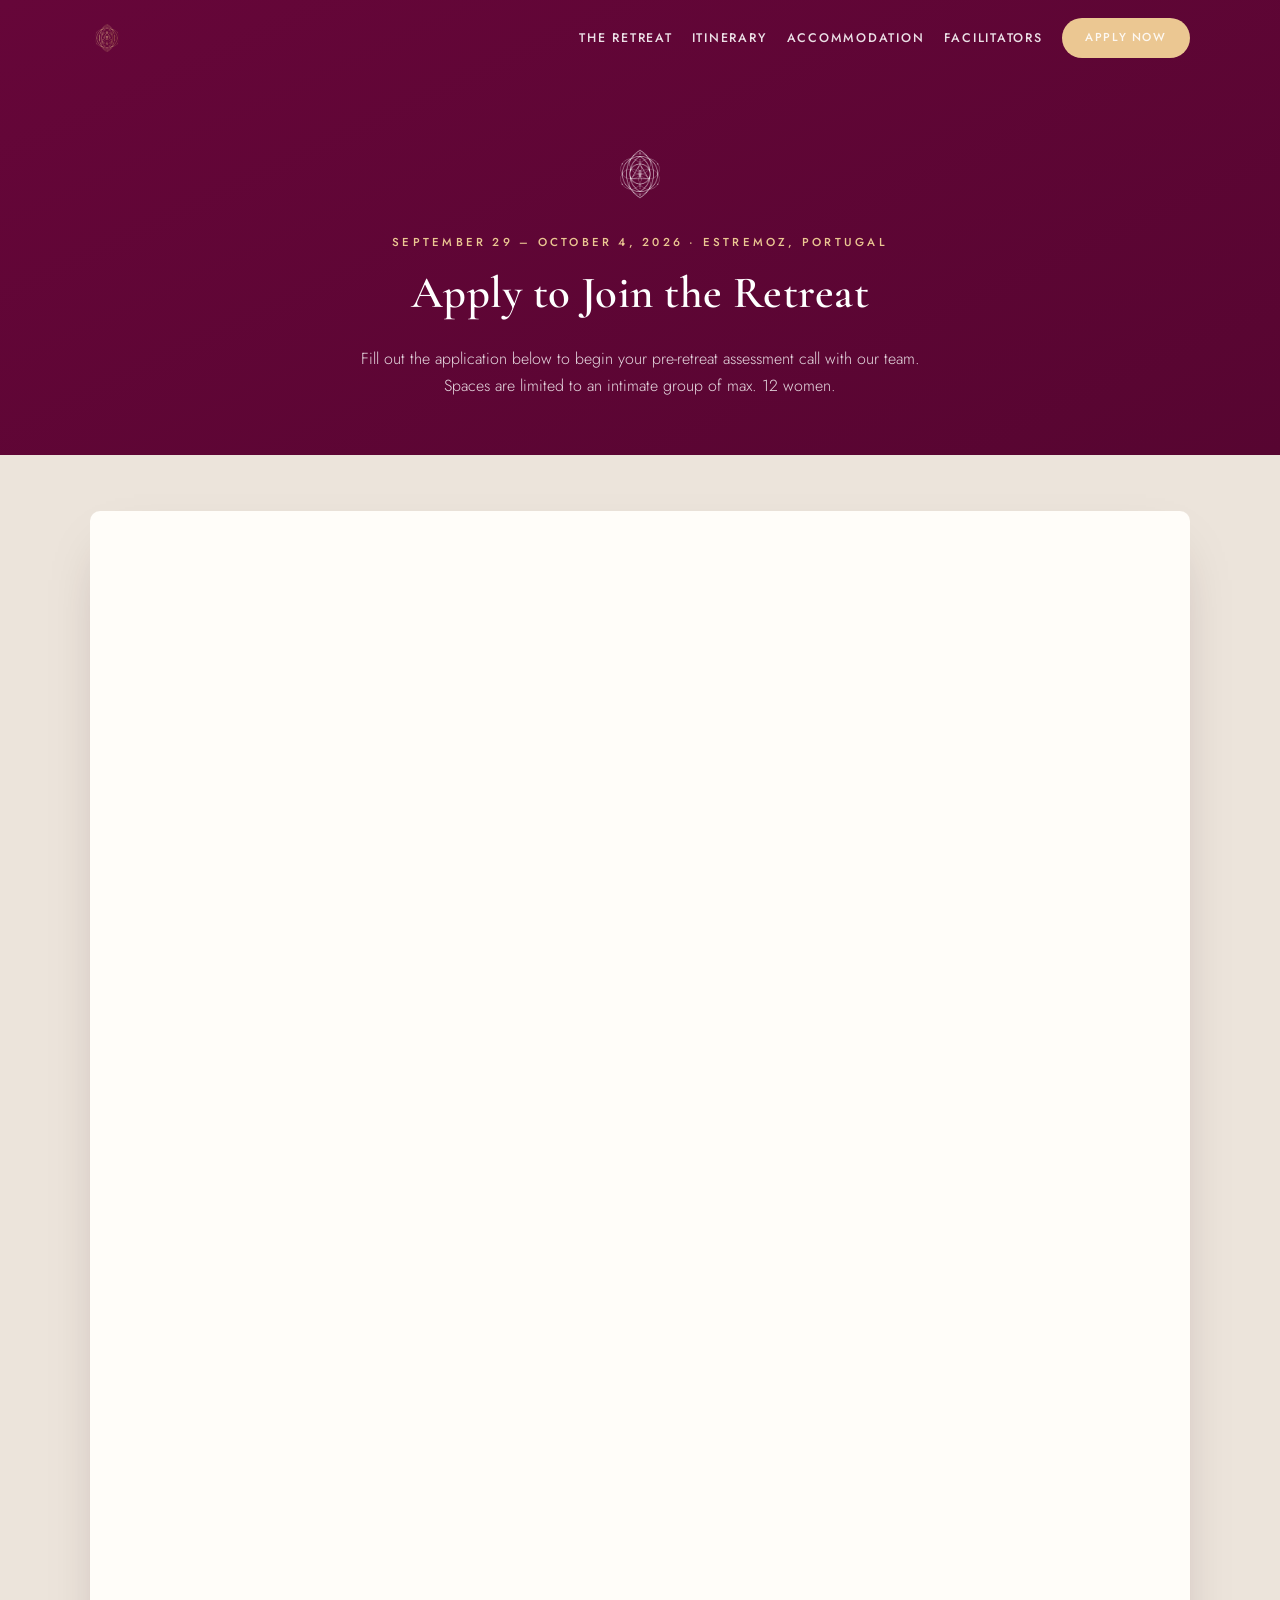
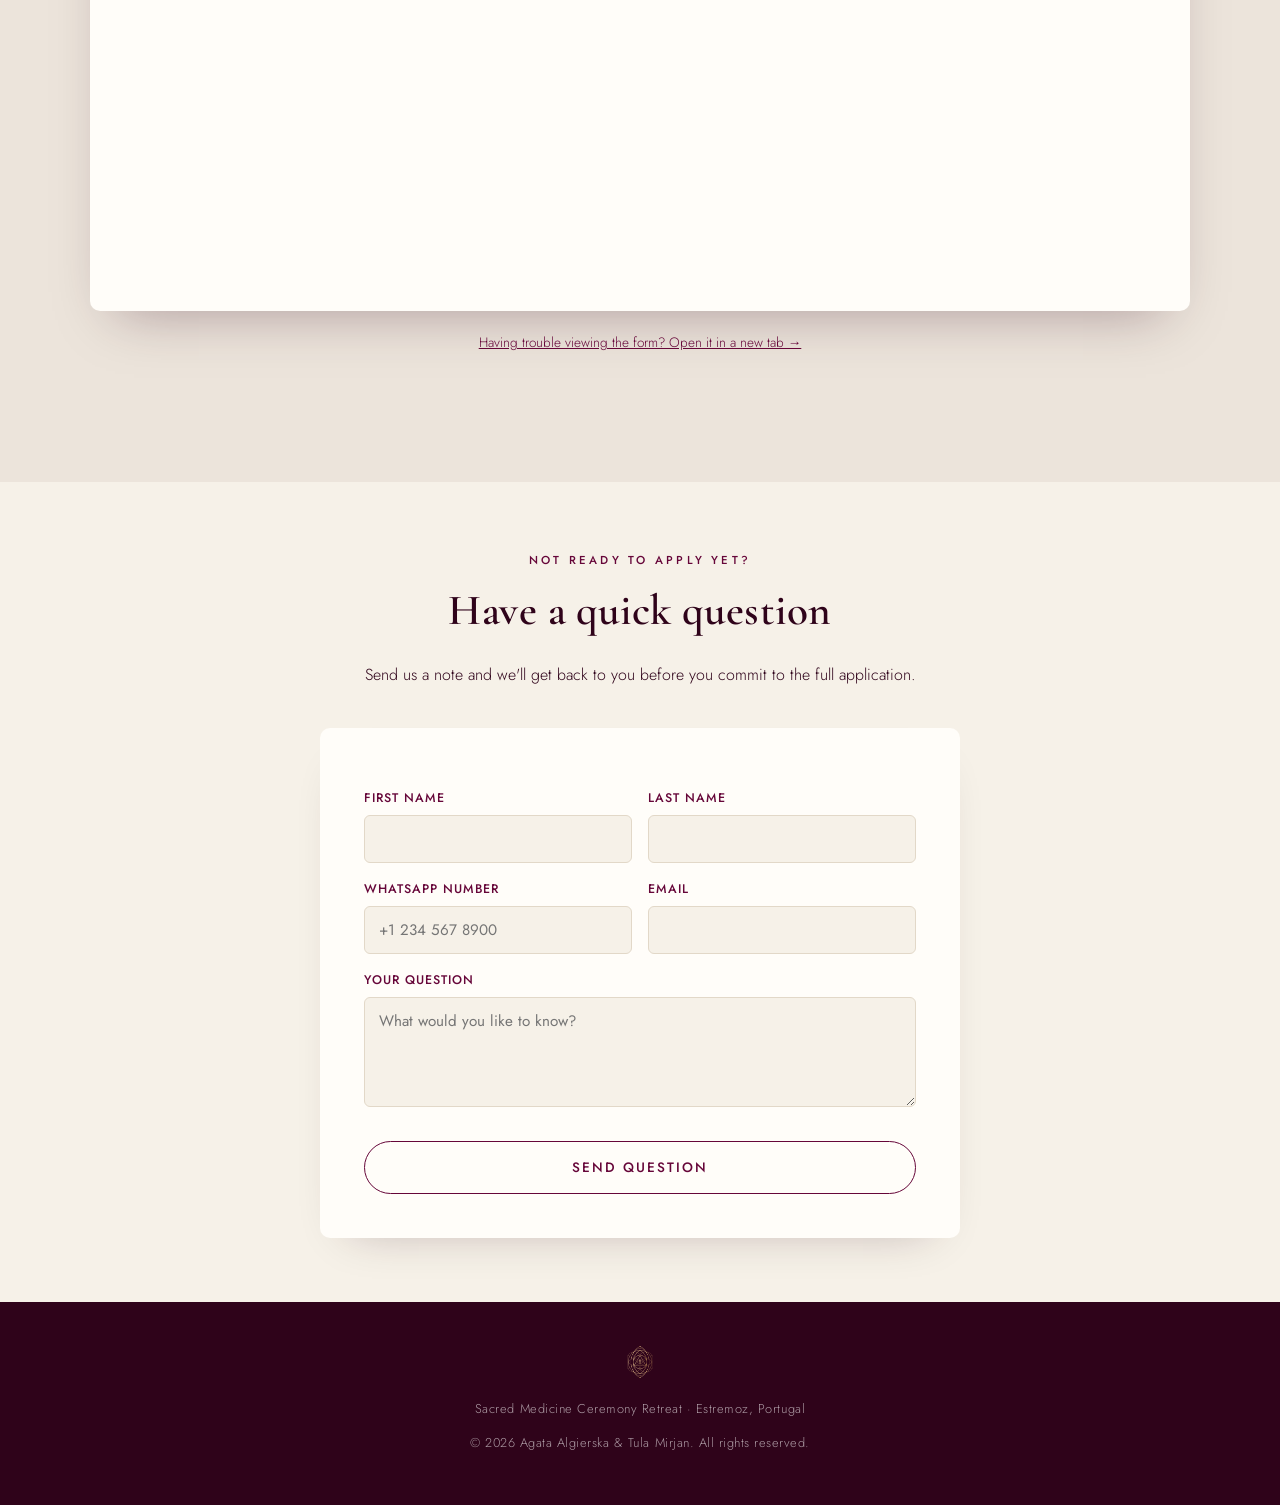
<file: apply.html>
<!DOCTYPE html>
<html lang="en">
<script>document.documentElement.classList.add('js');</script>
<head>
<meta charset="UTF-8">
<meta name="viewport" content="width=device-width, initial-scale=1.0">
<title>Apply to Join — Sacred Medicine Ceremony Retreat</title>
<meta name="description" content="Apply to join the 6-day Sisterhood & Sacred Medicine Ceremony Retreat, September 29 – October 4, 2026 in Estremoz, Portugal.">
<link rel="icon" href="assets/images/hero-main.jpg">
<link rel="preconnect" href="https://fonts.googleapis.com">
<link rel="preconnect" href="https://fonts.gstatic.com" crossorigin>
<link href="https://fonts.googleapis.com/css2?family=Cormorant+Garamond:ital,wght@0,400;0,500;0,600;0,700;1,500;1,600&family=Jost:wght@300;400;500;600&display=swap" rel="stylesheet">
<link rel="stylesheet" href="assets/css/style.css">
<style>
  #apply-hero{
    background: linear-gradient(155deg, var(--wine-deep) 0%, var(--wine-dark) 100%);
    color: var(--cream-alt); text-align:center;
    padding: 9rem 0 3.5rem;
  }
  #apply-hero .eyebrow{ color: var(--gold); }
  #apply-hero h1{ color:#fff; font-size: clamp(2rem, 4vw, 2.8rem); }
  #apply-hero .logo-mark{ width:60px; margin:0 auto 1.5rem; }
  .tally-wrap{
    background: var(--white); border-radius:10px; overflow:hidden;
    box-shadow: 0 25px 55px -25px rgba(47,3,26,0.35);
  }
  .tally-wrap iframe{ width:100%; height: 1400px; border:0; display:block; }
  .fallback-link{ text-align:center; margin-top:1.25rem; font-size:0.85rem; }
  #quick-question{ background: var(--cream-alt); }
  .qform{
    max-width: 640px; margin: 2.5rem auto 0;
    background: var(--white); padding: clamp(1.75rem, 4vw, 2.75rem);
    border-radius: 10px; box-shadow: 0 20px 45px -30px rgba(47,3,26,0.3);
  }
  .qform .row{ display:grid; grid-template-columns:1fr 1fr; gap:1rem; }
  .qform label{ display:block; font-size:0.78rem; text-transform:uppercase; letter-spacing:0.08em; color:var(--wine-deep); margin: 1rem 0 0.4rem; font-weight:500; }
  .qform input, .qform textarea{
    width:100%; padding:0.75rem 0.9rem; border:1px solid #e2d8c8; border-radius:6px;
    font-family: var(--sans); font-size:0.95rem; background: var(--cream-alt); color: var(--ink);
  }
  .qform textarea{ min-height:110px; resize:vertical; }
  .qform button{ margin-top:1.6rem; width:100%; justify-content:center; }
  @media (max-width: 560px){ .qform .row{ grid-template-columns:1fr; } }
</style>
</head>
<body>

<nav id="site-nav" class="scrolled">
  <div class="container">
    <a href="index.html" class="nav-logo">
      <img src="assets/images/logo-gold.png" alt="Retreat sacred geometry mark">
    </a>
    <button class="nav-toggle" aria-label="Toggle menu"><span></span><span></span><span></span></button>
    <ul class="nav-links">
      <li><a href="index.html#about">The Retreat</a></li>
      <li><a href="index.html#itinerary">Itinerary</a></li>
      <li><a href="index.html#accommodation">Accommodation</a></li>
      <li><a href="index.html#facilitators">Facilitators</a></li>
      <li><a href="apply.html" class="btn btn-gold">Apply Now</a></li>
    </ul>
  </div>
</nav>

<header id="apply-hero">
  <div class="container">
    <div class="logo-mark"><img src="assets/images/logo-white.png" alt="Sacred geometry mark"></div>
    <span class="eyebrow">September 29 – October 4, 2026 · Estremoz, Portugal</span>
    <h1>Apply to Join the Retreat</h1>
    <p class="prose center" style="max-width:560px;margin:0.75rem auto 0;color:rgba(255,255,255,0.85);">Fill out the application below to begin your pre-retreat assessment call with our team. Spaces are limited to an intimate group of max. 12 women.</p>
  </div>
</header>

<section class="section" style="padding-top:3.5rem;">
  <div class="container">
    <div class="tally-wrap reveal">
      <iframe src="https://tally.so/r/7RgE1L" title="Retreat application form" loading="lazy"></iframe>
    </div>
    <p class="fallback-link"><a href="https://tally.so/r/7RgE1L" target="_blank" rel="noopener" style="color:var(--wine-deep);text-decoration:underline;">Having trouble viewing the form? Open it in a new tab &rarr;</a></p>
  </div>
</section>

<!-- ============ QUICK QUESTION FORM ============ -->
<section id="quick-question" class="section tight">
  <div class="container">
    <div class="center reveal" style="max-width:560px;margin:0 auto;">
      <span class="eyebrow">Not Ready to Apply Yet?</span>
      <h2>Have a quick question</h2>
      <p class="prose center">Send us a note and we'll get back to you before you commit to the full application.</p>
    </div>
    <form class="qform reveal" action="https://formsubmit.co/tulamirjan@gmail.com" method="POST">
      <input type="hidden" name="_subject" value="New retreat website inquiry">
      <input type="hidden" name="_template" value="table">
      <input type="hidden" name="_captcha" value="true">
      <div class="row">
        <div>
          <label for="q-first">First Name</label>
          <input type="text" id="q-first" name="First Name" required>
        </div>
        <div>
          <label for="q-last">Last Name</label>
          <input type="text" id="q-last" name="Last Name" required>
        </div>
      </div>
      <div class="row">
        <div>
          <label for="q-whatsapp">WhatsApp Number</label>
          <input type="tel" id="q-whatsapp" name="WhatsApp Number" placeholder="+1 234 567 8900" required>
        </div>
        <div>
          <label for="q-email">Email</label>
          <input type="email" id="q-email" name="Email" required>
        </div>
      </div>
      <label for="q-message">Your Question</label>
      <textarea id="q-message" name="Message" placeholder="What would you like to know?" required></textarea>
      <button type="submit" class="btn btn-outline-dark">Send Question</button>
    </form>
  </div>
</section>

<footer>
  <div class="container">
    <img src="assets/images/logo-gold.png" alt="Sacred geometry mark">
    <p class="fnote">Sacred Medicine Ceremony Retreat · Estremoz, Portugal</p>
    <p class="fnote">© 2026 Agata Algierska &amp; Tula Mirjan. All rights reserved.</p>
  </div>
</footer>

<script src="assets/js/script.js"></script>
</body>
</html>
</file>
<file: assets/css/style.css>
/* ===========================================================
   Tell Me, What Is It You Plan To Do With Your One Wild and
   Precious Life? — Sisterhood & Sacred Medicine Retreat
   =========================================================== */

:root{
  --wine-deep: #660639;
  --wine-dark: #570531;
  --ink:       #2f031a;
  --gold:      #ebc792;
  --gold-soft: #f2dfbb;
  --cream:     #ece4db;
  --cream-alt: #f6f1e8;
  --white:     #fffdf9;

  --serif: 'Cormorant Garamond', 'Times New Roman', serif;
  --sans: 'Jost', 'Helvetica Neue', Arial, sans-serif;

  --max: 1180px;
  --gap: clamp(1.5rem, 4vw, 4rem);
}

*, *::before, *::after{ box-sizing: border-box; }
html{ scroll-behavior: smooth; }
body{
  margin:0;
  font-family: var(--sans);
  color: var(--ink);
  background: var(--cream);
  line-height: 1.65;
  font-weight: 300;
  -webkit-font-smoothing: antialiased;
  overflow-x: hidden;
}
img{ max-width:100%; display:block; }
a{ color: inherit; text-decoration: none; }
h1,h2,h3,h4{
  font-family: var(--serif);
  font-weight: 600;
  line-height: 1.15;
  margin: 0 0 0.6em;
  letter-spacing: 0.01em;
}
p{ margin: 0 0 1em; }
.container{
  max-width: var(--max);
  margin: 0 auto;
  padding: 0 clamp(1.25rem, 4vw, 2.5rem);
}
.eyebrow{
  font-family: var(--sans);
  text-transform: uppercase;
  letter-spacing: 0.28em;
  font-size: 0.72rem;
  font-weight: 500;
  color: var(--wine-deep);
  display:inline-block;
  margin-bottom: 1rem;
}
section.on-wine .eyebrow{ color: var(--gold); }
.section{
  padding: clamp(4rem, 9vw, 7.5rem) 0;
  position: relative;
}
.section.on-wine{
  background: var(--wine-deep);
  color: var(--cream-alt);
}
.section.on-wine h2, .section.on-wine h3{ color: var(--white); }
.section.tight{ padding: clamp(2.5rem, 5vw, 4rem) 0; }
.center{ text-align: center; }
.divider{
  width: 46px; height: 46px;
  margin: 0 auto 1.75rem;
  opacity: 0.9;
}
.divider.small{ width: 30px; height: 30px; margin-bottom: 1.1rem; }
.divider img{ width:100%; height:100%; object-fit: contain; }

h2{ font-size: clamp(1.9rem, 3.4vw, 2.7rem); }
h2.display{ font-size: clamp(2.4rem, 5vw, 3.6rem); }
h3{ font-size: clamp(1.25rem, 2vw, 1.55rem); }
.lede{
  font-family: var(--serif);
  font-size: clamp(1.15rem, 2vw, 1.4rem);
  font-weight: 500;
  color: var(--wine-deep);
  max-width: 46ch;
  margin: 0 auto 1.5rem;
}
.section.on-wine .lede{ color: var(--gold); }
.prose{ max-width: 66ch; }
.prose.center{ margin-left:auto; margin-right:auto; }
.muted{ opacity: 0.75; }

/* ---------- Buttons ---------- */
.btn{
  display: inline-flex;
  align-items: center;
  gap: 0.6rem;
  padding: 0.95rem 2.1rem;
  border-radius: 999px;
  font-family: var(--sans);
  font-size: 0.85rem;
  text-transform: uppercase;
  letter-spacing: 0.15em;
  font-weight: 500;
  border: 1px solid transparent;
  cursor: pointer;
  transition: all 0.35s ease;
  white-space: nowrap;
}
.btn-gold{
  background: var(--gold);
  color: var(--wine-deep);
}
.btn-gold:hover{ background: var(--white); color: var(--wine-deep); transform: translateY(-2px); }
.btn-outline{
  background: transparent;
  color: var(--white);
  border-color: rgba(255,255,255,0.55);
}
.btn-outline:hover{ background: rgba(255,255,255,0.12); border-color:#fff; }
.btn-outline-dark{
  background: transparent;
  color: var(--wine-deep);
  border-color: var(--wine-deep);
}
.btn-outline-dark:hover{ background: var(--wine-deep); color:#fff; }

/* ---------- Nav ---------- */
#site-nav{
  position: fixed; top:0; left:0; right:0; z-index: 500;
  padding: 1.1rem 0;
  transition: background 0.4s ease, padding 0.4s ease, box-shadow .4s ease;
}
#site-nav .container{
  display:flex; align-items:center; justify-content:space-between;
}
#site-nav.scrolled{
  background: rgba(102,6,57,0.94);
  backdrop-filter: blur(6px);
  padding: 0.65rem 0;
  box-shadow: 0 6px 24px rgba(0,0,0,0.18);
}
.nav-logo{ display:flex; align-items:center; gap:0.6rem; flex-shrink:0; }
.nav-logo img{ height: 34px; width:auto; flex-shrink:0; }
.nav-logo span{
  font-family: var(--serif); font-weight:600; letter-spacing:0.03em;
  color: var(--white); font-size: 1rem; white-space:nowrap;
}
.nav-links{
  display:flex; align-items:center; gap: clamp(0.7rem, 1.5vw, 1.5rem);
  list-style:none; margin:0; padding:0;
}
.nav-links a{ white-space:nowrap; }
@media (max-width: 1150px){
  .nav-logo span{ display:none; }
}
.nav-links a{
  color: rgba(255,255,255,0.88);
  font-size: 0.78rem;
  text-transform: uppercase;
  letter-spacing: 0.14em;
  font-weight: 500;
  transition: color .25s ease;
}
.nav-links a:hover{ color: var(--gold); }
.nav-links .btn{ padding: 0.6rem 1.4rem; font-size: 0.72rem; }
.nav-toggle{ display:none; background:none; border:none; cursor:pointer; padding:0.4rem; }
.nav-toggle span{ display:block; width:26px; height:2px; background:#fff; margin:6px 0; transition: all .3s ease; }

/* ---------- Hero ---------- */
#hero{
  position: relative;
  min-height: 100svh;
  display:flex; align-items:center; justify-content:center;
  text-align:center;
  color: var(--white);
  overflow:hidden;
}
#hero .bg{
  position:absolute; inset:0;
  background-size: cover; background-position: center 65%;
  transform: scale(1.05);
}
#hero .scrim{
  position:absolute; inset:0;
  background: linear-gradient(180deg, rgba(47,3,26,0.55) 0%, rgba(102,6,57,0.55) 45%, rgba(87,5,49,0.88) 100%);
}
#hero .content{
  position:relative; z-index:2;
  max-width: 880px;
  padding: 8rem 1.5rem 4rem;
}
#hero .logo-mark{
  width: 78px; height:78px; margin: 0 auto 1.6rem;
}
#hero .eyebrow{ color: var(--gold); }
#hero h1{
  font-size: clamp(2.1rem, 5.6vw, 3.9rem);
  color: var(--white);
  font-style: italic;
  margin-bottom: 0.55em;
  text-shadow: 0 2px 22px rgba(0,0,0,0.25);
}
#hero .sub{
  font-family: var(--sans);
  font-size: clamp(0.95rem, 1.6vw, 1.15rem);
  letter-spacing: 0.06em;
  color: var(--gold-soft);
  margin-bottom: 2rem;
  font-weight: 400;
}
#hero .meta{
  display:flex; flex-wrap:wrap; gap: 0.6rem 1.4rem; justify-content:center;
  font-size: 0.85rem; letter-spacing: 0.04em; margin-bottom: 2.4rem;
  color: rgba(255,255,255,0.9);
}
#hero .meta b{ color:#fff; font-weight:500; }
#hero .cta-row{ display:flex; gap:1rem; justify-content:center; flex-wrap:wrap; }
.scroll-cue{
  margin-top: 2.75rem;
  color: rgba(255,255,255,0.75); font-size: 0.68rem;
  letter-spacing: 0.3em; text-transform: uppercase;
  display:flex; flex-direction:column; align-items:center; gap:0.5rem;
}
.scroll-cue .line{ width:1px; height:34px; background: rgba(255,255,255,0.5); animation: scrollDown 2.2s infinite; }
@keyframes scrollDown{
  0%{ transform: scaleY(0); transform-origin: top; opacity:0; }
  40%{ transform: scaleY(1); transform-origin: top; opacity:1; }
  60%{ transform: scaleY(1); transform-origin: bottom; opacity:1;}
  100%{ transform: scaleY(0); transform-origin: bottom; opacity:0;}
}

/* ---------- Quote ---------- */
#quote{ background: var(--cream-alt); }
#quote blockquote{
  font-family: var(--serif);
  font-style: italic;
  font-size: clamp(1.3rem, 2.8vw, 2rem);
  color: var(--wine-deep);
  max-width: 850px;
  margin: 0 auto 1.2rem;
  font-weight: 500;
}
#quote cite{
  font-style: normal;
  font-family: var(--sans);
  text-transform: uppercase;
  letter-spacing: 0.2em;
  font-size: 0.75rem;
  color: var(--ink);
  opacity: 0.65;
}

/* ---------- Key details strip ---------- */
#key-details{
  background: var(--wine-dark);
  color: var(--cream-alt);
  padding: clamp(2rem, 4vw, 2.8rem) 0;
}
.details-grid{
  display:grid;
  grid-template-columns: repeat(6, 1fr);
  gap: 1.5rem;
  text-align:center;
}
.details-grid .item .label{
  display:block; text-transform:uppercase; letter-spacing:0.14em;
  font-size: 0.65rem; color: var(--gold); margin-bottom: 0.5rem;
}
.details-grid .item .value{
  font-family: var(--serif); font-size: clamp(1rem, 1.4vw, 1.25rem); color:#fff; font-weight:600;
}
@media (max-width: 900px){
  .details-grid{ grid-template-columns: repeat(3, 1fr); row-gap: 2rem; }
}
@media (max-width: 520px){
  .details-grid{ grid-template-columns: repeat(2, 1fr); }
}

/* ---------- Two column layout ---------- */
.split{
  display:grid;
  grid-template-columns: 1.05fr 0.95fr;
  gap: var(--gap);
  align-items:center;
}
.split.reverse{ grid-template-columns: 0.95fr 1.05fr; }
.split.reverse .media{ order:2; }
.split .media img{
  width:100%; height: 100%; object-fit:cover;
  border-radius: 6px;
  min-height: 360px;
  box-shadow: 0 25px 60px -20px rgba(47,3,26,0.35);
}
@media (max-width: 860px){
  .split, .split.reverse{ grid-template-columns: 1fr; }
  .split.reverse .media{ order:0; }
  .split .media img{ min-height: 260px; }
}

/* ---------- Ceremony panel ---------- */
#ceremony{
  background: linear-gradient(155deg, var(--wine-deep) 0%, var(--wine-dark) 100%);
  color: var(--cream-alt);
  position: relative;
}
.ceremony-bg{
  position:absolute; inset:0;
  background-size: cover; background-position: center;
  opacity: 0.16;
}
#ceremony .container{ position:relative; z-index:1; }
#ceremony .panel{
  max-width: 800px; margin: 0 auto; text-align:center;
}

/* ---------- Who this is for ---------- */
#who{ background: var(--cream); }
#who .frame{
  max-width: 760px; margin: 0 auto; text-align:center;
}

/* ---------- Special cards ---------- */
.cards3{
  display:grid; grid-template-columns: repeat(3, 1fr); gap: 1.75rem;
  margin-top: 3rem;
}
.card{
  background: var(--white);
  border-radius: 10px;
  overflow:hidden;
  box-shadow: 0 20px 45px -25px rgba(47,3,26,0.28);
  display:flex; flex-direction:column;
}
.card .thumb{ height: 210px; overflow:hidden; }
.card .thumb img{ width:100%; height:100%; object-fit:cover; transition: transform .6s ease; }
.card:hover .thumb img{ transform: scale(1.06); }
.card .body{ padding: 1.6rem 1.7rem 2rem; }
.card h3{ color: var(--wine-deep); margin-bottom: 0.5rem; }
.card p{ font-size: 0.94rem; margin-bottom:0; }
@media (max-width: 860px){
  .cards3{ grid-template-columns: 1fr; }
}

/* ---------- Itinerary ---------- */
#itinerary{ background: var(--cream-alt); }
.timeline{
  max-width: 780px; margin: 3rem auto 0;
  position:relative;
}
.timeline::before{
  content:""; position:absolute; left: 27px; top:6px; bottom:6px; width:1px;
  background: linear-gradient(var(--wine-deep), var(--gold));
  opacity:0.4;
}
.tl-item{
  display:grid; grid-template-columns: 56px 1fr; gap: 1.5rem;
  padding-bottom: 2.4rem; position:relative;
}
.tl-item:last-child{ padding-bottom:0; }
.tl-num{
  width:56px; height:56px; border-radius:50%;
  background: var(--wine-deep); color: var(--gold);
  display:flex; align-items:center; justify-content:center;
  font-family: var(--serif); font-size:1.3rem; font-weight:600;
  position: relative; z-index:1;
  box-shadow: 0 0 0 6px var(--cream-alt);
}
.tl-body h3{ margin-bottom: 0.35rem; color: var(--wine-deep); }
.tl-body p{ margin-bottom:0; font-size:0.95rem; }
.tl-link{ display:inline-block; margin-top:0.3rem; color:var(--wine-deep); text-decoration:underline; text-underline-offset:2px; font-style:italic; }
.tl-checkinout{
  text-align:center; max-width: 780px; margin: 0 auto 1rem;
  font-size: 0.85rem; letter-spacing:0.05em; color: var(--wine-deep);
  text-transform: uppercase; font-weight:500;
}

/* ---------- Included checklist ---------- */
#included{ background: var(--cream); }
.included-grid{
  display:grid; grid-template-columns: repeat(3, 1fr); gap: 2rem;
  margin: 3.5rem auto 0; align-items: start;
}
.included-col{
  background: var(--white); border-radius: 10px;
  padding: 2.2rem 2rem 2.4rem;
  box-shadow: 0 20px 45px -30px rgba(47,3,26,0.3);
  height: 100%;
}
.included-col h3{
  color: var(--wine-deep); text-align:center; font-size: 1.2rem;
  padding-bottom: 1rem; margin-bottom: 1.4rem;
  border-bottom: 1px solid var(--gold-soft);
}
.included-list{ list-style:none; margin:0; padding:0; }
.included-list li{
  display:flex; align-items:flex-start; gap: 0.65rem;
  font-size: 0.94rem; padding: 0.5rem 0;
}
.included-list li:not(:last-child){ border-bottom: 1px dashed rgba(102,6,57,0.12); }
.included-list svg{ flex:none; width:19px; height:19px; margin-top:2px; }
.included-list svg circle{ fill: var(--wine-deep); }
.included-list svg path{ stroke:var(--gold); }
@media (max-width: 980px){
  .included-grid{ grid-template-columns: 1fr 1fr; }
  .included-col:last-child{ grid-column: 1 / -1; }
}
@media (max-width: 640px){
  .included-grid{ grid-template-columns: 1fr; }
  .included-col:last-child{ grid-column: auto; }
}

/* ---------- Accommodation ---------- */
#accommodation{ background: var(--wine-deep); color: var(--cream-alt); }
.stay-grid{
  display:grid; grid-template-columns: 1fr 1fr; gap: 2.25rem;
  margin-top: 3rem;
}
.stay-card{
  background: var(--white); color: var(--ink);
  border-radius: 10px; overflow:hidden;
  box-shadow: 0 30px 60px -25px rgba(0,0,0,0.35);
}
.stay-gallery{
  display:grid; grid-template-columns: 1.4fr 1fr; grid-template-rows: 1fr 1fr; gap:3px; height: 260px;
  overflow: hidden;
}
.stay-gallery a{ display:block; width:100%; height:100%; overflow:hidden; }
.stay-gallery img{ width:100%; height:100%; object-fit:cover; }
.stay-gallery a:first-child{ grid-row: 1 / 3; }
.stay-body{ padding: 1.8rem 2rem 2.1rem; }
.stay-body .room-name{
  font-family: var(--serif); font-size: 1.5rem; font-weight:600; color: var(--wine-deep);
  margin-bottom: 0.2rem;
}
.stay-body .room-for{ font-size: 0.82rem; letter-spacing:0.06em; text-transform:uppercase; opacity:0.6; margin-bottom:0.9rem; }
.price-row{ display:flex; align-items:baseline; gap:0.75rem; margin-bottom:0.9rem; }
.price-row .price{ font-family: var(--serif); font-size:1.8rem; font-weight:600; color: var(--wine-deep); }
.price-row .early{ font-size:0.8rem; background: var(--gold-soft); color:var(--wine-deep); padding:0.25rem 0.65rem; border-radius:999px; font-weight:500; }
.stay-body .btn{ margin-top:0.75rem; padding:0.7rem 1.6rem; font-size:0.72rem; }
@media (max-width: 780px){
  .stay-grid{ grid-template-columns: 1fr; }
}

/* ---------- Food ---------- */
#food .split .media img{ min-height: 420px; }
.tag-row{ display:flex; flex-wrap:wrap; gap:0.6rem; margin-top:1.4rem; }
.tag{
  font-size: 0.76rem; letter-spacing:0.05em; text-transform:uppercase;
  padding: 0.4rem 0.9rem; border-radius:999px;
  background: var(--gold-soft); color: var(--wine-deep); font-weight:500;
}

/* ---------- Carousel ---------- */
#gallery{ background: var(--cream-alt); }
.carousel{ position:relative; margin-top: 3rem; }
.carousel-track{
  display:flex; gap: 1.1rem; overflow-x:auto; scroll-snap-type:x mandatory;
  scroll-behavior:smooth; padding: 0.5rem clamp(1.25rem,4vw,2.5rem) 1.5rem;
  margin: 0 clamp(-1.25rem,-4vw,-2.5rem);
  scrollbar-width:none;
}
.carousel-track::-webkit-scrollbar{ display:none; }
.carousel-track .slide{
  flex: 0 0 auto; scroll-snap-align:center;
  width: min(560px, 78vw);
  border-radius: 10px; overflow:hidden;
  box-shadow: 0 20px 45px -25px rgba(47,3,26,0.3);
  background: var(--white);
}
.carousel-track .slide img{
  width:100%; height: min(380px, 60vw); object-fit:cover; display:block;
}
.carousel-nav{
  display:flex; justify-content:center; gap:1rem; margin-top:1.5rem;
}
.carousel-nav button{
  width:44px; height:44px; border-radius:50%;
  border:1px solid var(--wine-deep); background:transparent; color:var(--wine-deep);
  cursor:pointer; font-size:1.1rem; transition: background .25s ease, color .25s ease;
  display:flex; align-items:center; justify-content:center;
}
.carousel-nav button:hover{ background:var(--wine-deep); color:#fff; }

/* ---------- Safety / Preparation / Integration ---------- */
.safety-section{ padding-top:0; overflow:hidden; }
.safety-photo-band{
  position:relative; width:100%;
  height: clamp(260px, 42vw, 480px);
  margin-bottom: clamp(3rem, 7vw, 5rem);
}
.safety-photo-band img{ width:100%; height:100%; object-fit:cover; object-position:center 35%; }
.safety-photo-band::after{
  content:""; position:absolute; inset:0;
  background: linear-gradient(180deg, rgba(47,3,26,0.15) 0%, rgba(47,3,26,0.55) 100%);
}
.safety-photo-caption{
  position:absolute; left:0; right:0; bottom:0; z-index:1;
  text-align:center; padding: 0 1.5rem 1.75rem;
}
.safety-photo-caption p{
  font-family: var(--serif); font-style:italic; color:#fff;
  font-size: clamp(1.05rem, 2vw, 1.4rem); margin:0;
  text-shadow: 0 2px 16px rgba(0,0,0,0.35);
}
.safety-wheel{
  display:grid; grid-template-columns: repeat(3, 1fr); gap: 0;
  margin-top: 4rem;
  border-top: 1px solid rgba(235,199,146,0.3);
  border-left: 1px solid rgba(235,199,146,0.3);
}
.safety-item{
  padding: 2.25rem 2rem;
  border-right: 1px solid rgba(235,199,146,0.3);
  border-bottom: 1px solid rgba(235,199,146,0.3);
  position:relative;
}
.safety-num{
  display:flex; align-items:center; justify-content:center;
  width:40px; height:40px; border-radius:50%;
  border: 1px solid var(--gold); color: var(--gold);
  font-family: var(--serif); font-size:1rem; letter-spacing:0.02em;
  margin-bottom: 1.1rem;
}
.safety-item h3{ color: var(--gold); font-size:1.08rem; margin-bottom:0.6rem; }
.safety-item p{ color: rgba(255,255,255,0.78); font-size:0.9rem; margin-bottom:0; }
@media (max-width: 900px){
  .safety-wheel{ grid-template-columns: repeat(2, 1fr); }
}
@media (max-width: 620px){
  .safety-wheel{ grid-template-columns: 1fr; }
}

/* ---------- Facilitators ---------- */
#facilitators{ background: var(--cream-alt); }
.together-banner{
  position:relative; border-radius: 10px; overflow:hidden;
  margin-bottom: 4rem;
  box-shadow: 0 30px 60px -25px rgba(47,3,26,0.35);
}
.together-banner img{ width:100%; height: clamp(260px, 40vw, 460px); object-fit:cover; object-position: 42% 82%; }
.together-banner .caption{
  position:absolute; left:0; right:0; bottom:0;
  padding: 2rem clamp(1.25rem,4vw,3rem) 1.6rem;
  background: linear-gradient(0deg, rgba(47,3,26,0.82), rgba(47,3,26,0));
  color:#fff;
}
.together-banner .caption p{
  font-family: var(--serif); font-style:italic; font-size: clamp(1.05rem,2vw,1.4rem); max-width:640px; margin:0;
}
.facil-grid{
  display:grid; grid-template-columns: 1fr 1fr; gap: 3rem;
}
.facil-card{ display:flex; flex-direction:column; }
.facil-photo{
  border-radius: 10px; overflow:hidden; margin-bottom: 1.6rem;
  box-shadow: 0 25px 55px -25px rgba(47,3,26,0.35);
  aspect-ratio: 4 / 5;
}
.facil-photo img{ width:100%; height:100%; object-fit:cover; }
.facil-card h3{ color: var(--wine-deep); font-size: 1.55rem; margin-bottom:0.15rem; }
.facil-card .role{
  text-transform:uppercase; letter-spacing:0.14em; font-size:0.72rem;
  color: var(--wine-deep); opacity:0.7; margin-bottom:1rem; display:block;
}
.facil-card p{ font-size: 0.96rem; }
@media (max-width: 820px){
  .facil-grid{ grid-template-columns: 1fr; gap: 3.5rem; }
}

/* ---------- Travel / Cancellation ---------- */
#practical{ background: var(--cream); }
.practical-grid{
  display:grid; grid-template-columns: repeat(3, 1fr); gap: clamp(1.25rem, 2.5vw, 2rem);
}
.practical-grid .box{
  background: var(--white); padding: 2rem 2.2rem; border-radius:10px;
  box-shadow: 0 20px 45px -30px rgba(47,3,26,0.3);
}
.practical-grid h3{ color: var(--wine-deep); }
.practical-grid p{ font-size: 0.94rem; margin-bottom: 0.6rem; }
@media (max-width: 980px){ .practical-grid{ grid-template-columns: 1fr 1fr; } }
@media (max-width: 620px){ .practical-grid{ grid-template-columns: 1fr; } }

/* ---------- Final CTA ---------- */
#book{
  background: linear-gradient(160deg, var(--wine-dark), var(--ink));
  color: var(--white); text-align:center;
}
#book .logo-mark{ width:64px; margin:0 auto 1.5rem; }
#book h2{ color:#fff; }
#book .price-note{ font-family: var(--serif); font-size:1.3rem; color: var(--gold); margin-bottom:2rem; }
#book .contact{ margin-top:2.2rem; font-size:0.9rem; opacity:0.85; }
#book .contact a{ text-decoration: underline; text-underline-offset:3px; }

/* ---------- Footer ---------- */
footer{
  background: var(--ink); color: rgba(255,255,255,0.6);
  padding: 2.5rem 0; text-align:center; font-size: 0.8rem;
}
footer img{ height: 40px; margin: 0 auto 1rem; opacity:0.9; }
footer .fnote{ letter-spacing:0.04em; }

/* ---------- Reveal animation (progressive enhancement: only animates if .js is present on <html>) ---------- */
.js .reveal{ opacity:0; transform: translateY(26px); transition: opacity .8s ease, transform .8s ease; }
.js .reveal.in{ opacity:1; transform:none; }

/* ---------- Mobile nav ---------- */
@media (max-width: 880px){
  .nav-toggle{ display:block; }
  .nav-links{
    position: fixed; inset: 0 0 0 auto; width: min(300px, 80vw);
    background: var(--wine-deep);
    flex-direction: column; align-items:flex-start;
    padding: 6.5rem 2rem 2rem; gap: 1.6rem;
    transform: translateX(100%); transition: transform .4s ease;
  }
  .nav-links.open{ transform: translateX(0); }
  .nav-links .btn{ margin-top:0.5rem; }
}

@media (max-width: 640px){
  #hero .meta{ font-size: 0.78rem; gap:0.5rem 1rem; }
}
@media (max-width: 520px){
  #hero .content{ padding-top: 6.5rem; padding-bottom: 2rem; }
}
@media (max-height: 700px){
  .scroll-cue{ margin-top: 1.25rem; }
  .scroll-cue .line{ height: 18px; }
}
</file>
